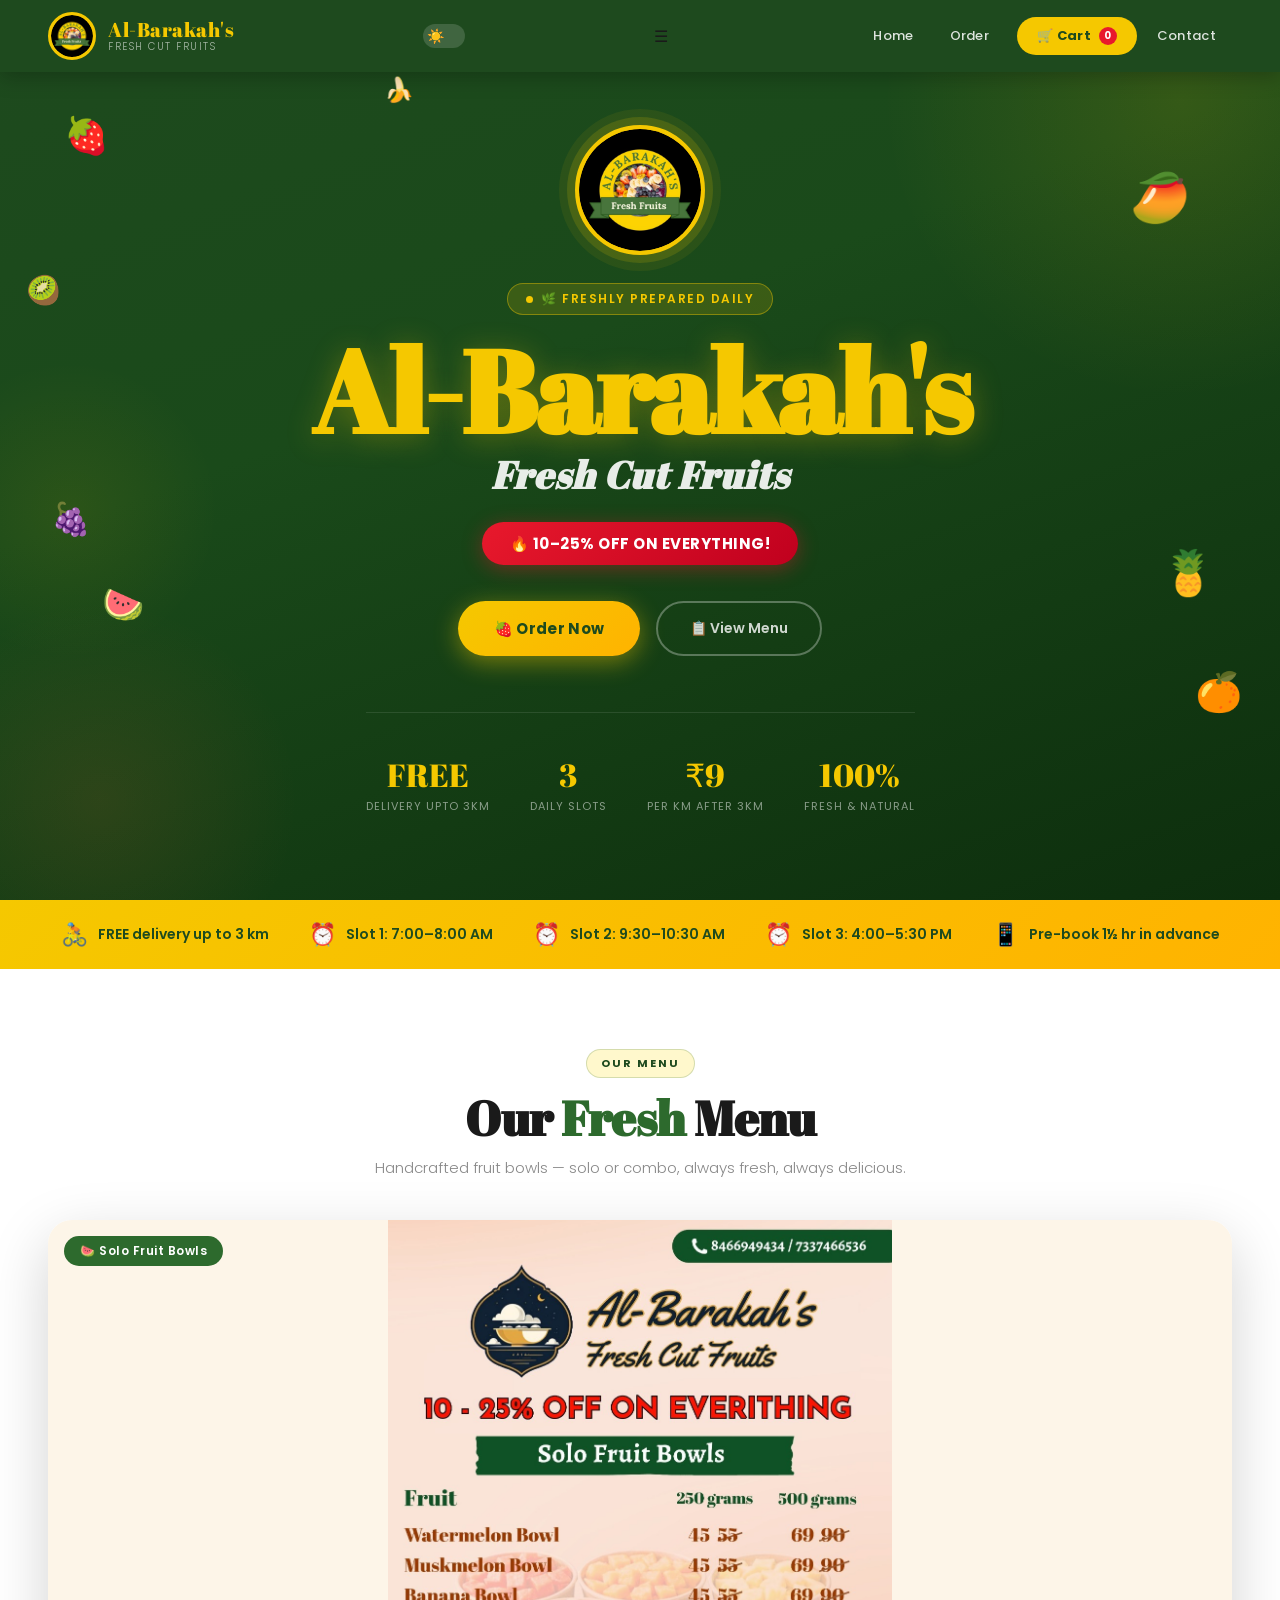
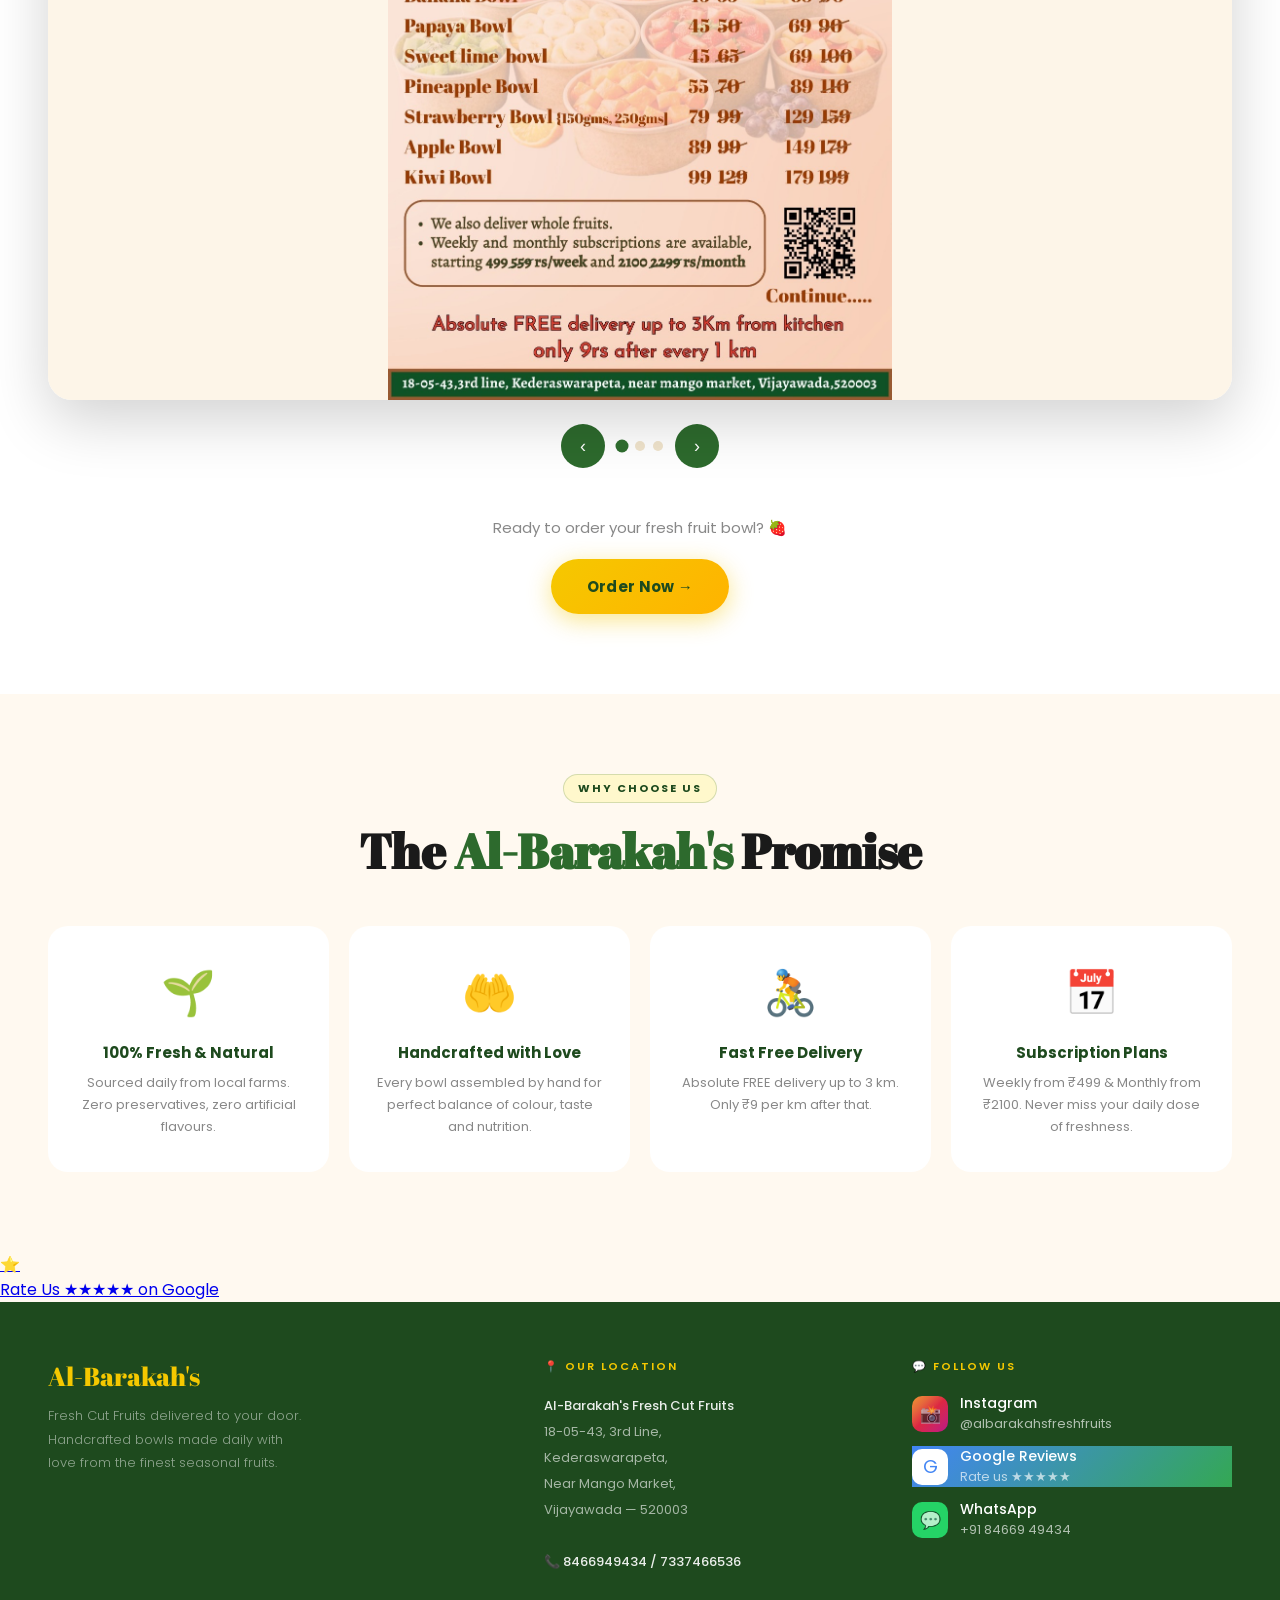
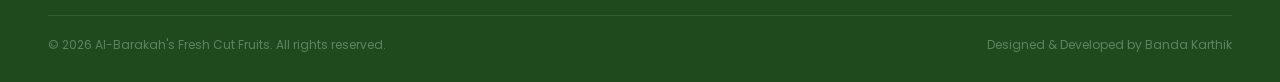
<file: index.html>
<!DOCTYPE html>
<html lang="en">

<head>
  <meta charset="UTF-8" />
  <meta name="viewport" content="width=device-width, initial-scale=1.0" />
  <title>Al-Barakah's Fresh Cut Fruits</title>
  <link rel="stylesheet" href="shared.css" />
  <!-- Favicon -->
  <link rel="icon" href="favicon.ico" sizes="any">
  <link rel="icon" type="image/png" sizes="32x32" href="favicon-32.png">
  <link rel="icon" type="image/png" sizes="192x192" href="favicon-192.png">
  <link rel="apple-touch-icon" href="favicon-192.png">

  <script type="application/ld+json">
{
 "@context": "https://schema.org",
 "@type": "Organization",
 "name": "Al-Barakah's Fresh Cut Fruits",
 "url": "https://karthik291005.github.io/Al-Barakahs/",
 "logo": "https://karthik291005.github.io/Al-Barakahs/favicon-192.png",
 "sameAs": [
  "https://www.instagram.com/al_barakahs_fresh_fruits_"
 ]
}
</script>

  <!-- Logo for Google -->
  <meta property="og:image" content="/favicon-192.png">
  <style>
    /* ── HERO ── */
    .hero {
      min-height: 100vh;
      background: linear-gradient(160deg, var(--green-dark) 0%, #1a4a1a 40%, #0d2e0d 100%);
      display: flex;
      flex-direction: column;
      align-items: center;
      justify-content: center;
      text-align: center;
      padding: 100px 20px 60px;
      position: relative;
      overflow: hidden;
    }

    /* animated background circles */
    .hero-bg-circle {
      position: absolute;
      border-radius: 50%;
      pointer-events: none;
    }

    .hbc1 {
      width: 600px;
      height: 600px;
      background: radial-gradient(circle, rgba(245, 200, 0, 0.12) 0%, transparent 70%);
      top: -200px;
      right: -200px;
      animation: spin 30s linear infinite;
    }

    .hbc2 {
      width: 400px;
      height: 400px;
      background: radial-gradient(circle, rgba(255, 107, 53, 0.1) 0%, transparent 70%);
      bottom: -100px;
      left: -100px;
      animation: spin 20s linear infinite reverse;
    }

    .hbc3 {
      width: 300px;
      height: 300px;
      background: radial-gradient(circle, rgba(245, 200, 0, 0.08) 0%, transparent 70%);
      top: 40%;
      left: -80px;
    }

    /* floating fruits */
    .fruit {
      position: absolute;
      font-size: 42px;
      pointer-events: none;
      animation: float 5s ease-in-out infinite;
    }

    .fr1 {
      top: 12%;
      left: 5%;
      animation-delay: 0s;
      font-size: 36px
    }

    .fr2 {
      top: 18%;
      right: 7%;
      animation-delay: 0.8s;
      font-size: 48px
    }

    .fr3 {
      top: 55%;
      left: 4%;
      animation-delay: 1.6s;
      font-size: 32px
    }

    .fr4 {
      top: 60%;
      right: 5%;
      animation-delay: 2.4s;
      font-size: 44px
    }

    .fr5 {
      top: 30%;
      left: 2%;
      animation-delay: 3.2s;
      font-size: 28px
    }

    .fr6 {
      bottom: 20%;
      right: 3%;
      animation-delay: 1.2s;
      font-size: 38px
    }

    .fr7 {
      bottom: 30%;
      left: 8%;
      animation-delay: 2s;
      font-size: 34px
    }

    .fr8 {
      top: 8%;
      left: 30%;
      animation-delay: 0.4s;
      font-size: 24px
    }

    .hero-logo {
      width: 130px;
      height: 130px;
      border-radius: 50%;
      border: 4px solid var(--yellow);
      overflow: hidden;
      margin-bottom: 28px;
      box-shadow: 0 0 0 8px rgba(245, 200, 0, 0.15), 0 0 0 16px rgba(245, 200, 0, 0.07);
      animation: fadeUp 0.8s 0.1s ease both;
      background: var(--yellow);
      display: flex;
      align-items: center;
      justify-content: center;
      font-size: 50px;
    }

    .hero-logo img {
      width: 100%;
      height: 100%;
      object-fit: cover;
      border-radius: 50%;
    }

    .hero-tag {
      display: inline-flex;
      align-items: center;
      gap: 8px;
      background: rgba(245, 200, 0, 0.15);
      border: 1px solid rgba(245, 200, 0, 0.4);
      color: var(--yellow);
      padding: 6px 18px;
      border-radius: 100px;
      font-size: 12px;
      font-weight: 600;
      letter-spacing: 1.5px;
      text-transform: uppercase;
      margin-bottom: 24px;
      animation: fadeUp 0.8s 0.2s ease both;
    }

    .hero-tag::before {
      content: '';
      width: 7px;
      height: 7px;
      background: var(--yellow);
      border-radius: 50%;
      animation: pulse 1.5s infinite;
    }

    .hero-title {
      font-family: 'Abril Fatface', serif;
      font-size: clamp(52px, 9vw, 120px);
      color: var(--yellow);
      line-height: 0.9;
      letter-spacing: -2px;
      margin-bottom: 6px;
      animation: fadeUp 0.8s 0.3s ease both;
      text-shadow: 0 4px 30px rgba(245, 200, 0, 0.3);
    }

    .hero-title-sub {
      font-family: 'Abril Fatface', serif;
      font-size: clamp(20px, 3.5vw, 38px);
      color: rgba(255, 255, 255, 0.9);
      font-style: italic;
      letter-spacing: 1px;
      margin-bottom: 22px;
      animation: fadeUp 0.8s 0.4s ease both;
    }

    .hero-offer {
      display: inline-block;
      background: linear-gradient(135deg, var(--red), #c0001e);
      color: white;
      padding: 10px 28px;
      border-radius: 100px;
      font-size: 15px;
      font-weight: 700;
      letter-spacing: 0.5px;
      margin-bottom: 36px;
      animation: fadeUp 0.8s 0.5s ease both;
      box-shadow: 0 4px 20px rgba(232, 25, 44, 0.4);
    }

    .hero-actions {
      display: flex;
      gap: 16px;
      justify-content: center;
      flex-wrap: wrap;
      animation: fadeUp 0.8s 0.6s ease both;
    }

    .hero-stats {
      display: flex;
      gap: 40px;
      margin-top: 56px;
      padding-top: 40px;
      border-top: 1px solid rgba(255, 255, 255, 0.1);
      animation: fadeUp 0.8s 0.8s ease both;
      flex-wrap: wrap;
      justify-content: center;
    }

    .stat {
      text-align: center;
    }

    .stat-n {
      font-family: 'Abril Fatface', serif;
      font-size: 32px;
      color: var(--yellow);
    }

    .stat-l {
      font-size: 11px;
      color: rgba(255, 255, 255, 0.5);
      letter-spacing: 1px;
      text-transform: uppercase;
      margin-top: 2px;
    }

    /* ── DELIVERY BANNER ── */
    .delivery-banner {
      background: linear-gradient(135deg, var(--yellow), #FFB300);
      padding: 18px 48px;
      display: flex;
      align-items: center;
      justify-content: center;
      gap: 40px;
      flex-wrap: wrap;
    }

    .db-item {
      display: flex;
      align-items: center;
      gap: 10px;
      font-size: 14px;
      font-weight: 600;
      color: var(--green-dark);
    }

    .db-icon {
      font-size: 22px;
    }

    /* ── MENU SECTION ── */
    .menu-section {
      background: white;
      padding: 80px 48px;
    }

    .menu-section .section-header {
      text-align: center;
      margin-bottom: 40px;
    }

    .menu-scroll-wrapper {
      position: relative;
      overflow: hidden;
      border-radius: 24px;
      box-shadow: var(--shadow-lg);
    }

    .menu-scroll-track {
      display: flex;
      overflow-x: auto;
      scroll-snap-type: x mandatory;
      scroll-behavior: smooth;
      gap: 0;
      scrollbar-width: none;
      -ms-overflow-style: none;
    }

    .menu-scroll-track::-webkit-scrollbar {
      display: none;
    }

    .menu-slide {
      flex: 0 0 100%;
      scroll-snap-align: start;
      position: relative;
    }

    .menu-slide img {
      width: 100%;
      display: block;
      max-height: 780px;
      object-fit: contain;
      background: #fdf5e8;
    }

    .slide-label {
      position: absolute;
      top: 16px;
      left: 16px;
      background: var(--green);
      color: white;
      padding: 6px 16px;
      border-radius: 100px;
      font-size: 12px;
      font-weight: 600;
      letter-spacing: 0.5px;
    }

    .scroll-nav {
      display: flex;
      align-items: center;
      justify-content: center;
      gap: 12px;
      margin-top: 24px;
    }

    .scroll-btn {
      width: 44px;
      height: 44px;
      border-radius: 50%;
      background: var(--green);
      color: white;
      border: none;
      font-size: 18px;
      cursor: pointer;
      display: flex;
      align-items: center;
      justify-content: center;
      transition: background 0.2s, transform 0.2s;
    }

    .scroll-btn:hover {
      background: var(--green-dark);
      transform: scale(1.1);
    }

    .scroll-dots {
      display: flex;
      gap: 8px;
    }

    .dot {
      width: 10px;
      height: 10px;
      border-radius: 50%;
      background: var(--border);
      cursor: pointer;
      transition: background 0.2s, transform 0.2s;
    }

    .dot.active {
      background: var(--green);
      transform: scale(1.3);
    }

    .menu-cta {
      text-align: center;
      margin-top: 48px;
    }

    .menu-cta p {
      font-size: 15px;
      color: var(--ink-muted);
      margin-bottom: 20px;
    }

    /* ── WHY US ── */
    .why-section {
      background: var(--cream);
    }

    .why-grid {
      display: grid;
      grid-template-columns: repeat(4, 1fr);
      gap: 20px;
      margin-top: 48px;
    }

    .why-card {
      background: white;
      border-radius: 20px;
      padding: 32px 24px;
      border: 2px solid transparent;
      text-align: center;
      transition: border-color 0.3s, transform 0.3s, box-shadow 0.3s;
      cursor: default;
    }

    .why-card:hover {
      border-color: var(--yellow);
      transform: translateY(-6px);
      box-shadow: 0 16px 40px rgba(245, 200, 0, 0.15);
    }

    .why-icon {
      font-size: 44px;
      margin-bottom: 16px;
      display: block;
      animation: bounce 3s ease-in-out infinite;
    }

    .why-card:nth-child(2) .why-icon {
      animation-delay: 0.4s
    }

    .why-card:nth-child(3) .why-icon {
      animation-delay: 0.8s
    }

    .why-card:nth-child(4) .why-icon {
      animation-delay: 1.2s
    }

    .why-title {
      font-size: 15px;
      font-weight: 700;
      margin-bottom: 8px;
      color: var(--green-dark);
    }

    .why-desc {
      font-size: 13px;
      color: var(--ink-muted);
      line-height: 1.7;
    }

    @media(max-width:1024px) {
      .hero {
        padding: 90px 24px 60px;
      }

      .menu-section {
        padding: 60px 24px;
      }

      .why-grid {
        grid-template-columns: repeat(2, 1fr);
      }

      .delivery-banner {
        padding: 16px 24px;
        gap: 20px;
      }
    }

    @media(max-width:768px) {
      .hero {
        padding: 80px 20px 48px;
        min-height: auto;
      }

      .hero-logo {
        width: 100px;
        height: 100px;
      }

      .hero-stats {
        gap: 20px;
        margin-top: 36px;
        padding-top: 28px;
      }

      .stat-n {
        font-size: 26px;
      }

      .delivery-banner {
        flex-direction: column;
        gap: 12px;
        padding: 20px 16px;
        text-align: center;
      }

      .menu-section {
        padding: 48px 16px;
      }

      .why-grid {
        grid-template-columns: 1fr 1fr;
        gap: 14px;
      }

      .why-card {
        padding: 22px 16px;
      }

      .fr3,
      .fr4,
      .fr5,
      .fr7 {
        display: none;
      }
    }

    @media(max-width:480px) {
      .why-grid {
        grid-template-columns: 1fr;
      }

      .hero-stats {
        flex-direction: column;
        gap: 16px;
      }

      .hero-actions {
        flex-direction: column;
        align-items: center;
      }

      .hero-actions a {
        width: 100%;
        max-width: 280px;
        justify-content: center;
      }
    }

    /* Install App Button */
    .install-btn {
      display: none;
      align-items: center;
      gap: 7px;
      background: linear-gradient(135deg, var(--yellow), #FFB300);
      color: var(--green-dark);
      padding: 8px 16px;
      border-radius: 100px;
      font-size: 12px;
      font-weight: 700;
      border: none;
      cursor: pointer;
      font-family: 'Poppins', sans-serif;
      letter-spacing: 0.3px;
      transition: transform 0.2s, box-shadow 0.2s;
      box-shadow: 0 4px 14px rgba(245, 200, 0, 0.4);
      white-space: nowrap;
      flex-shrink: 0;
      animation: installPulse 2.5s ease-in-out infinite;
    }

    .install-btn.show {
      display: flex;
    }

    .install-btn:hover {
      transform: translateY(-2px);
      box-shadow: 0 8px 20px rgba(245, 200, 0, 0.55);
    }

    @keyframes installPulse {

      0%,
      100% {
        box-shadow: 0 4px 14px rgba(245, 200, 0, 0.4);
      }

      50% {
        box-shadow: 0 4px 24px rgba(245, 200, 0, 0.75);
      }
    }

    /* iOS Install Banner */
    .ios-banner {
      display: none;
      position: fixed;
      bottom: 20px;
      left: 16px;
      right: 16px;
      background: var(--green-dark);
      color: white;
      border-radius: 18px;
      padding: 16px 18px;
      z-index: 9999;
      box-shadow: 0 12px 40px rgba(0, 0, 0, 0.4);
      animation: fadeUp 0.4s ease;
      border: 1.5px solid rgba(245, 200, 0, 0.3);
    }

    .ios-banner.show {
      display: flex;
      align-items: flex-start;
      gap: 14px;
    }

    .ios-banner-icon {
      font-size: 32px;
      flex-shrink: 0;
      margin-top: 2px;
    }

    .ios-banner-text {
      flex: 1;
      font-size: 13px;
      line-height: 1.7;
      color: rgba(255, 255, 255, 0.85);
    }

    .ios-banner-text strong {
      color: var(--yellow);
      font-size: 14px;
      display: block;
      margin-bottom: 2px;
    }

    .ios-banner-close {
      background: rgba(255, 255, 255, 0.15);
      border: none;
      color: white;
      width: 28px;
      height: 28px;
      border-radius: 50%;
      font-size: 14px;
      cursor: pointer;
      display: flex;
      align-items: center;
      justify-content: center;
      flex-shrink: 0;
    }
  </style>
  <link rel="manifest" href="manifest.json" />
  <meta name="theme-color" content="#1E4A1E" />
  <meta name="apple-mobile-web-app-capable" content="yes" />
  <meta name="apple-mobile-web-app-status-bar-style" content="black-translucent" />
  <meta name="apple-mobile-web-app-title" content="Al-Barakah's" />
  <link rel="apple-touch-icon" href="logo.jpg.jpeg" />
</head>

<body>

  <!-- NAVBAR -->
  <nav>
    <a href="index.html" class="brand">
      <div class="brand-logo">
        <img src="logo.jpg.jpeg" alt="logo" onerror="this.style.display='none';this.parentElement.innerHTML='🍉'" />
      </div>
      <div class="brand-name">
        Al-Barakah's
        <small>Fresh Cut Fruits</small>
      </div>
    </a>

    <!-- Dark Mode Toggle -->
    <button class="dark-toggle" id="darkToggle" onclick="toggleDark()" title="Toggle Dark Mode"></button>

    <!-- Install App Button -->
    <button class="install-btn" id="installBtn" onclick="installApp()">
      📲 Install App
    </button>

    <!-- Hamburger -->
    <div class="hamburger" onclick="toggleMenu()">
      ☰
    </div>

    <!-- Nav links -->
    <div class="nav-links" id="navLinks">
      <a href="index.html">Home</a>
      <a href="order.html">Order</a>
      <a href="cart.html" class="cart-nav-btn">🛒 Cart <span class="cart-badge" id="cartCount">0</span></a>

      <a href="contact.html">Contact</a>
    </div>
  </nav>

  <!-- iOS Install Banner -->
  <div class="ios-banner" id="iosBanner">
    <div class="ios-banner-icon">🍉</div>
    <div class="ios-banner-text">
      <strong>Install Al-Barakah's App!</strong>
      Tap <strong style="color:white">Share 📤</strong> then <strong style="color:white">"Add to Home Screen"</strong>
      to install the app on your iPhone.
    </div>
    <button class="ios-banner-close" onclick="document.getElementById('iosBanner').classList.remove('show')">✕</button>
  </div>

  <!-- HERO -->
  <section class="hero">
    <div class="hero-bg-circle hbc1"></div>
    <div class="hero-bg-circle hbc2"></div>
    <div class="hero-bg-circle hbc3"></div>

    <span class="fruit fr1">🍓</span>
    <span class="fruit fr2">🥭</span>
    <span class="fruit fr3">🍇</span>
    <span class="fruit fr4">🍍</span>
    <span class="fruit fr5">🥝</span>
    <span class="fruit fr6">🍊</span>
    <span class="fruit fr7">🍉</span>
    <span class="fruit fr8">🍌</span>

    <div class="hero-logo">
      <img src="logo.jpg.jpeg" alt="logo" onerror="this.style.display='none';this.parentElement.innerHTML='🍉'" />
    </div>

    <div class="hero-tag">🌿 Freshly Prepared Daily</div>

    <h1 class="hero-title">Al-Barakah's</h1>
    <h2 class="hero-title-sub">Fresh Cut Fruits</h2>

    <div class="hero-offer">🔥 10–25% OFF ON EVERYTHING!</div>

    <div class="hero-actions">
      <a href="order.html" class="btn-main">🍓 Order Now</a>
      <a href="#menu" class="btn-outline" style="color:rgba(255,255,255,0.8);border-color:rgba(255,255,255,0.3);">📋
        View Menu</a>
    </div>

    <div class="hero-stats">
      <div class="stat">
        <div class="stat-n">FREE</div>
        <div class="stat-l">Delivery upto 3km</div>
      </div>
      <div class="stat">
        <div class="stat-n">3</div>
        <div class="stat-l">Daily Slots</div>
      </div>
      <div class="stat">
        <div class="stat-n">₹9</div>
        <div class="stat-l">Per km after 3km</div>
      </div>
      <div class="stat">
        <div class="stat-n">100%</div>
        <div class="stat-l">Fresh & Natural</div>
      </div>
    </div>
  </section>

  <!-- DELIVERY BANNER -->
  <div class="delivery-banner">
    <div class="db-item"><span class="db-icon">🚴</span> FREE delivery up to 3 km</div>
    <div class="db-item"><span class="db-icon">⏰</span> Slot 1: 7:00–8:00 AM</div>
    <div class="db-item"><span class="db-icon">⏰</span> Slot 2: 9:30–10:30 AM</div>
    <div class="db-item"><span class="db-icon">⏰</span> Slot 3: 4:00–5:30 PM</div>
    <div class="db-item"><span class="db-icon">📱</span> Pre-book 1½ hr in advance</div>
  </div>

  <!-- MENU SECTION -->
  <section class="menu-section reveal" id="menu">
    <div class="section-header">
      <div class="section-tag">Our Menu</div>
      <h2 class="section-title">Our <span>Fresh</span> Menu</h2>
      <p class="section-sub">Handcrafted fruit bowls — solo or combo, always fresh, always delicious.</p>
    </div>

    <div class="menu-scroll-wrapper">
      <div class="menu-scroll-track" id="menuTrack">
        <div class="menu-slide">
          <span class="slide-label">🍉 Solo Fruit Bowls</span>
          <img src="solo menu.jpg.png" alt="Solo Fruit Bowls Menu" />
        </div>
        <div class="menu-slide">
          <span class="slide-label">🥗 Special Combo Bowls</span>
          <img src="mix menu.jpg.png" alt="Special Combo Bowls Menu" />
        </div>
        <div class="menu-slide">
          <span class="slide-label">📋 Delivery Criteria</span>
          <img src="delivery criteria.jpg.png" alt="Delivery Criteria" />
        </div>
      </div>
    </div>

    <div class="scroll-nav">
      <button class="scroll-btn" id="prevBtn">‹</button>
      <div class="scroll-dots" id="dots">
        <div class="dot active" onclick="goToSlide(0)"></div>
        <div class="dot" onclick="goToSlide(1)"></div>
        <div class="dot" onclick="goToSlide(2)"></div>
      </div>
      <button class="scroll-btn" id="nextBtn">›</button>
    </div>

    <div class="menu-cta">
      <p>Ready to order your fresh fruit bowl? 🍓</p>
      <a href="order.html" class="btn-main">Order Now →</a>
    </div>
  </section>

  <!-- WHY US -->
  <section class="section why-section reveal">
    <div style="text-align:center;margin-bottom:8px">
      <div class="section-tag">Why Choose Us</div>
    </div>
    <h2 class="section-title" style="text-align:center">The <span>Al-Barakah's</span> Promise</h2>
    <div class="why-grid">
      <div class="why-card reveal d1">
        <span class="why-icon">🌱</span>
        <div class="why-title">100% Fresh & Natural</div>
        <div class="why-desc">Sourced daily from local farms. Zero preservatives, zero artificial flavours.</div>
      </div>
      <div class="why-card reveal d2">
        <span class="why-icon">🤲</span>
        <div class="why-title">Handcrafted with Love</div>
        <div class="why-desc">Every bowl assembled by hand for perfect balance of colour, taste and nutrition.</div>
      </div>
      <div class="why-card reveal d3">
        <span class="why-icon">🚴</span>
        <div class="why-title">Fast Free Delivery</div>
        <div class="why-desc">Absolute FREE delivery up to 3 km. Only ₹9 per km after that.</div>
      </div>
      <div class="why-card reveal d4">
        <span class="why-icon">📅</span>
        <div class="why-title">Subscription Plans</div>
        <div class="why-desc">Weekly from ₹499 & Monthly from ₹2100. Never miss your daily dose of freshness.</div>
      </div>
    </div>
  </section>

  <!-- FOOTER -->

  <!-- GOOGLE REVIEW FLOATING BUTTON -->
  <a class="review-fab" href="https://g.page/r/CUQO1oCaW4juEBI/review" target="_blank" rel="noopener"
    title="Rate us on Google">
    <div class="rfab-logo">⭐</div>
    <div class="rfab-text">
      Rate Us
      <span class="rfab-stars">★★★★★</span>
      <span class="rfab-label">on Google</span>
    </div>
  </a>

  <footer>
    <div class="footer-grid">
      <div class="footer-brand">
        <div class="f-logo">Al-Barakah's</div>
        <p>Fresh Cut Fruits delivered to your door. Handcrafted bowls made daily with love from the finest seasonal
          fruits.</p>
      </div>
      <div class="footer-col">
        <h4>📍 Our Location</h4>
        <div class="address-lines">
          <strong>Al-Barakah's Fresh Cut Fruits</strong><br />
          18-05-43, 3rd Line,<br />
          Kederaswarapeta,<br />
          Near Mango Market,<br />
          Vijayawada — 520003<br /><br />
          <strong>📞 8466949434 / 7337466536</strong>
        </div>
      </div>
      <div class="footer-col">
        <h4>💬 Follow Us</h4>
        <div class="social-list">
          <a href="https://www.instagram.com/al_barakahs_fresh_fruits_?igsh=ZjluM2U1aTc2aDRm" class="social-item"
            target="_blank">
            <div class="sicon ig">📸</div>
            <div>
              <div style="color:white;font-size:14px;font-weight:500">Instagram</div>
              <div>@albarakahsfreshfruits</div>
            </div>
          </a>

          <a href="https://g.page/r/CUQO1oCaW4juEBI/review" target="_blank" rel="noopener" class="social-item"
            style="background:linear-gradient(135deg,#4285F4,#34A853)">
            <div class="sicon" style="background:white;color:#4285F4;font-size:18px;">G</div>
            <div>
              <div style="color:white;font-size:14px;font-weight:500">Google Reviews</div>
              <div>Rate us ★★★★★</div>
            </div>
          </a>
          <a href="https://wa.me/918466949434" class="social-item" target="_blank">
            <div class="sicon wa">💬</div>
            <div>
              <div style="color:white;font-size:14px;font-weight:500">WhatsApp</div>
              <div>+91 84669 49434</div>
            </div>
          </a>
        </div>
      </div>
    </div>
    <div class="footer-bottom">
      <p>© 2026 Al-Barakah's Fresh Cut Fruits. All rights reserved.</p>
      <p>Designed &amp; Developed by Banda Karthik</p>
    </div>
  </footer>

  <script>
    // Cart count from localStorage
    function updateCartCount() {
      const cart = JSON.parse(localStorage.getItem('albarakahCart') || '[]');
      const total = cart.reduce((s, i) => s + i.qty, 0);
      document.getElementById('cartCount').textContent = total;
    }
    updateCartCount();

    // Menu slider
    let current = 0;
    const track = document.getElementById('menuTrack');
    const dots = document.querySelectorAll('.dot');
    const slides = document.querySelectorAll('.menu-slide');

    function goToSlide(n) {
      current = n;
      track.scrollTo({ left: track.offsetWidth * n, behavior: 'smooth' });
      dots.forEach((d, i) => d.classList.toggle('active', i === n));
    }

    document.getElementById('nextBtn').addEventListener('click', () => goToSlide((current + 1) % slides.length));
    document.getElementById('prevBtn').addEventListener('click', () => goToSlide((current - 1 + slides.length) % slides.length));

    // Auto-advance
    setInterval(() => goToSlide((current + 1) % slides.length), 5000);

    // Scroll reveal
    const revEls = document.querySelectorAll('.reveal');
    const revObs = new IntersectionObserver(entries => {
      entries.forEach(e => { if (e.isIntersecting) e.target.classList.add('visible'); });
    }, { threshold: 0.08 });
    revEls.forEach(r => revObs.observe(r));
  </script>
  <script>

    // ── DARK MODE ──
    function toggleDark() {
      document.body.classList.toggle('dark');
      localStorage.setItem('darkMode', document.body.classList.contains('dark') ? '1' : '0');
    }
    if (localStorage.getItem('darkMode') === '1') document.body.classList.add('dark');

    function toggleMenu() {
      document.getElementById("navLinks").classList.toggle("show");
    }


    // ── PWA Install Logic ──
    let deferredPrompt = null;

    // Android / Desktop — browser fires this event
    window.addEventListener('beforeinstallprompt', (e) => {
      e.preventDefault();
      deferredPrompt = e;
      document.getElementById('installBtn').classList.add('show');
    });

    function installApp() {
      if (deferredPrompt) {
        // Android / Desktop — show native install prompt
        deferredPrompt.prompt();
        deferredPrompt.userChoice.then((result) => {
          if (result.outcome === 'accepted') {
            document.getElementById('installBtn').classList.remove('show');
          }
          deferredPrompt = null;
        });
      } else {
        // iOS — show manual instructions banner
        document.getElementById('iosBanner').classList.add('show');
      }
    }

    // Show install btn on iOS too (since beforeinstallprompt doesn't fire on iOS)
    const isIos = /iphone|ipad|ipod/i.test(navigator.userAgent);
    const isInStandaloneMode = window.navigator.standalone;
    if (isIos && !isInStandaloneMode) {
      document.getElementById('installBtn').classList.add('show');
    }

    // Hide install button after app is installed
    window.addEventListener('appinstalled', () => {
      document.getElementById('installBtn').classList.remove('show');
      deferredPrompt = null;
    });

    // Register Service Worker
    if ('serviceWorker' in navigator) {
      navigator.serviceWorker.register('sw.js').catch(() => { });
    }

  </script>
</body>

</html>
</file>
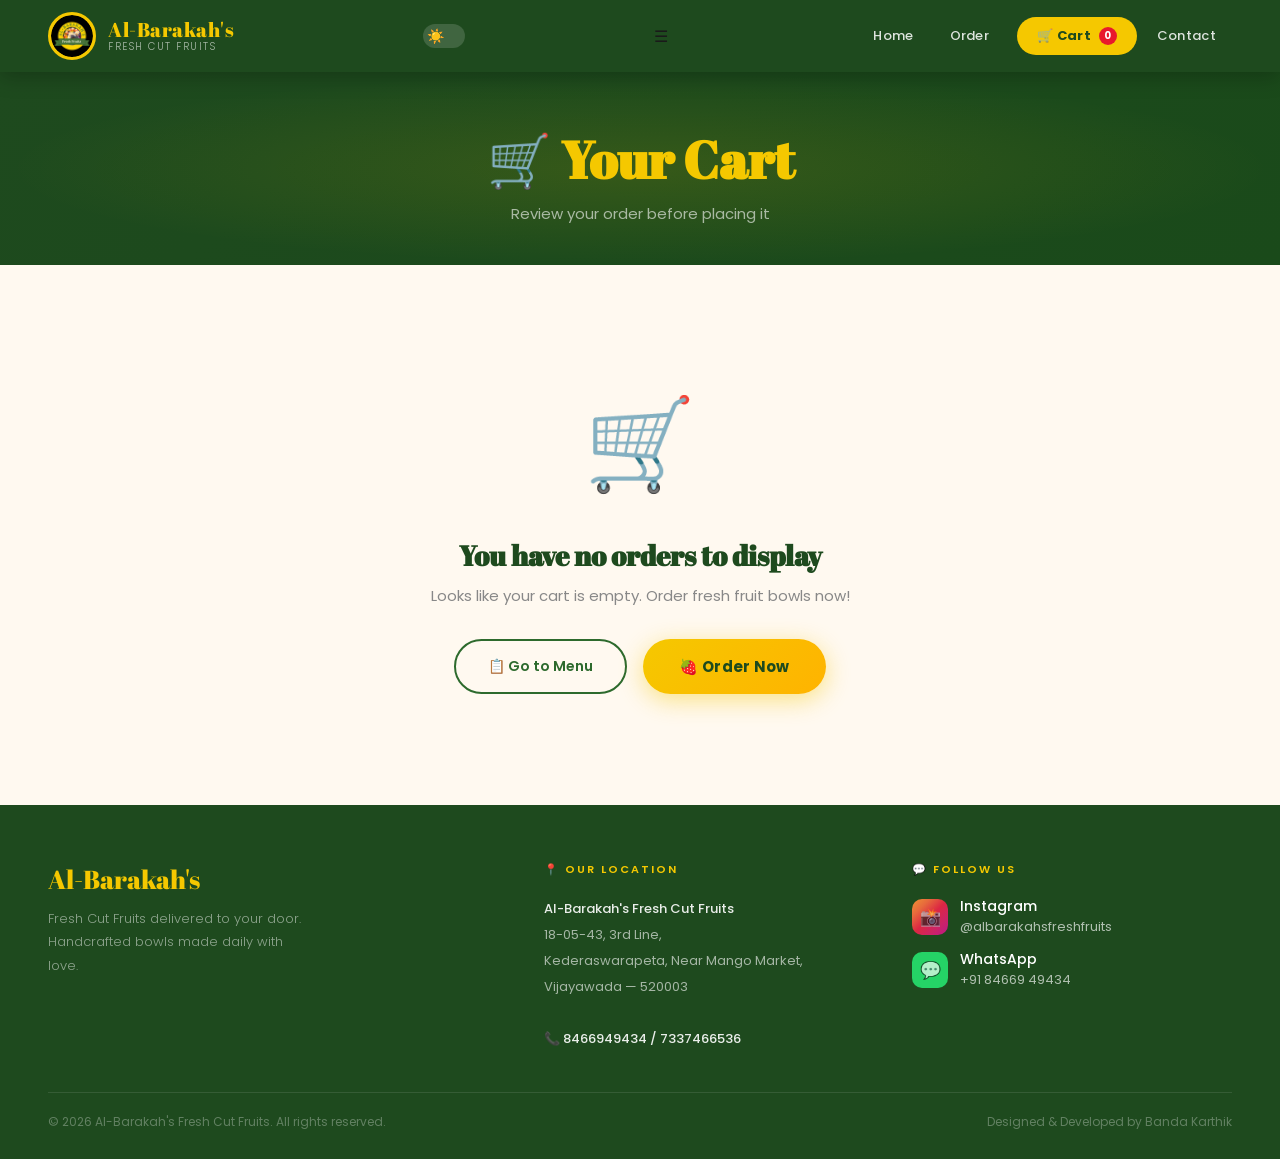
<file: cart.html>
<!DOCTYPE html>
<html lang="en">

<head>
  <meta charset="UTF-8" />
  <meta name="viewport" content="width=device-width, initial-scale=1.0" />
  <title>Cart — Al-Barakah's Fresh Cut Fruits</title>
  <link rel="stylesheet" href="shared.css" />
  <!-- Favicon -->
  <link rel="icon" href="favicon.ico" sizes="any">
  <link rel="icon" type="image/png" sizes="32x32" href="favicon-32.png">
  <link rel="icon" type="image/png" sizes="192x192" href="favicon-192.png">
  <link rel="apple-touch-icon" href="favicon-192.png">

  <!-- Logo for Google -->
  <meta property="og:image" content="/favicon-192.png">
  <style>
    body {
      padding-top: 72px;
    }

    .page-hero {
      background: linear-gradient(135deg, var(--green-dark), #1a4a1a);
      padding: 52px 48px 40px;
      text-align: center;
      position: relative;
      overflow: hidden;
    }

    .page-hero::before {
      content: '';
      position: absolute;
      inset: 0;
      background: radial-gradient(ellipse at 50% 50%, rgba(245, 200, 0, 0.12) 0%, transparent 70%);
    }

    .page-hero h1 {
      font-family: 'Abril Fatface', serif;
      font-size: clamp(32px, 5vw, 52px);
      color: var(--yellow);
      position: relative;
      z-index: 1;
      margin-bottom: 8px;
    }

    .page-hero p {
      color: rgba(255, 255, 255, 0.6);
      font-size: 15px;
      position: relative;
      z-index: 1;
    }

    /* ── EMPTY STATE ── */
    .empty-state {
      display: flex;
      flex-direction: column;
      align-items: center;
      justify-content: center;
      padding: 100px 40px;
      text-align: center;
      min-height: 60vh;
    }

    .empty-icon {
      font-size: 90px;
      margin-bottom: 24px;
      animation: bounce 2s ease-in-out infinite;
    }

    .empty-state h2 {
      font-family: 'Abril Fatface', serif;
      font-size: 28px;
      color: var(--green-dark);
      margin-bottom: 10px;
    }

    .empty-state p {
      color: var(--ink-muted);
      margin-bottom: 32px;
      font-size: 15px;
    }

    .empty-btns {
      display: flex;
      gap: 16px;
      flex-wrap: wrap;
      justify-content: center;
    }

    /* ── CART LAYOUT ── */
    .cart-layout {
      display: grid;
      grid-template-columns: 1fr 350px;
      gap: 32px;
      padding: 48px;
      max-width: 1200px;
      margin: 0 auto;
    }

    /* Cart items */
    .cart-items-col h2 {
      font-family: 'Abril Fatface', serif;
      font-size: 24px;
      color: var(--green-dark);
      margin-bottom: 24px;
    }

    .cart-item {
      background: white;
      border-radius: 18px;
      padding: 20px;
      display: flex;
      align-items: center;
      gap: 16px;
      border: 2px solid var(--border);
      margin-bottom: 16px;
      transition: border-color 0.2s;
    }

    .cart-item:hover {
      border-color: var(--yellow);
    }

    .ci-emoji {
      font-size: 40px;
      width: 60px;
      height: 60px;
      border-radius: 14px;
      background: var(--cream);
      display: flex;
      align-items: center;
      justify-content: center;
      flex-shrink: 0;
    }

    .ci-info {
      flex: 1;
    }

    .ci-name {
      font-size: 15px;
      font-weight: 700;
      color: var(--green-dark);
    }

    .ci-size {
      font-size: 12px;
      color: var(--ink-muted);
      margin-top: 2px;
    }

    .ci-price {
      font-family: 'Abril Fatface', serif;
      font-size: 18px;
      color: var(--ink);
      margin-top: 4px;
    }

    .ci-controls {
      display: flex;
      align-items: center;
      gap: 10px;
    }

    .cq-btn {
      width: 32px;
      height: 32px;
      border-radius: 50%;
      border: 2px solid var(--green);
      background: transparent;
      color: var(--green);
      font-size: 16px;
      font-weight: 700;
      cursor: pointer;
      display: flex;
      align-items: center;
      justify-content: center;
      transition: all 0.2s;
    }

    .cq-btn:hover {
      background: var(--green);
      color: white;
    }

    .cq-num {
      font-size: 15px;
      font-weight: 700;
      min-width: 24px;
      text-align: center;
    }

    .ci-delete {
      width: 32px;
      height: 32px;
      border-radius: 50%;
      border: none;
      background: var(--cream);
      color: #cc0000;
      font-size: 16px;
      cursor: pointer;
      transition: background 0.2s;
      display: flex;
      align-items: center;
      justify-content: center;
    }

    .ci-delete:hover {
      background: #ffe0e0;
    }

    /* Order summary */
    .summary-col {
      position: sticky;
      top: 90px;
      align-self: start;
    }

    .summary-box {
      background: white;
      border-radius: 22px;
      padding: 28px;
      border: 2px solid var(--border);
      margin-bottom: 20px;
    }

    .summary-box h3 {
      font-family: 'Abril Fatface', serif;
      font-size: 20px;
      color: var(--green-dark);
      margin-bottom: 20px;
    }

    .summary-row {
      display: flex;
      justify-content: space-between;
      align-items: center;
      padding: 10px 0;
      border-bottom: 1px solid var(--border);
      font-size: 14px;
    }

    .summary-row:last-child {
      border-bottom: none;
    }

    .summary-row.total {
      font-size: 18px;
      font-weight: 700;
      color: var(--green-dark);
      padding-top: 14px;
    }

    .delivery-note {
      background: var(--green-light);
      border-radius: 12px;
      padding: 12px 14px;
      font-size: 12px;
      color: var(--green-dark);
      margin-top: 14px;
      line-height: 1.6;
    }

    /* ── PAYMENT MODAL ── */
    .modal-overlay {
      display: none;
      position: fixed;
      inset: 0;
      z-index: 2000;
      background: rgba(0, 0, 0, 0.6);
      backdrop-filter: blur(4px);
      align-items: center;
      justify-content: center;
      padding: 20px;
    }

    .modal-overlay.open {
      display: flex;
    }

    .modal {
      background: white;
      border-radius: 28px;
      width: 100%;
      max-width: 540px;
      max-height: 90vh;
      overflow-y: auto;
      box-shadow: 0 24px 80px rgba(0, 0, 0, 0.3);
      animation: fadeUp 0.4s ease;
    }

    .modal-header {
      background: linear-gradient(135deg, var(--green-dark), #1a4a1a);
      padding: 28px 32px;
      border-radius: 28px 28px 0 0;
      position: sticky;
      top: 0;
      z-index: 1;
    }

    .modal-header h2 {
      font-family: 'Abril Fatface', serif;
      font-size: 22px;
      color: var(--yellow);
    }

    .modal-header p {
      color: rgba(255, 255, 255, 0.6);
      font-size: 13px;
      margin-top: 4px;
    }

    .modal-close {
      position: absolute;
      top: 20px;
      right: 20px;
      background: rgba(255, 255, 255, 0.15);
      border: none;
      color: white;
      width: 32px;
      height: 32px;
      border-radius: 50%;
      font-size: 18px;
      cursor: pointer;
      display: flex;
      align-items: center;
      justify-content: center;
    }

    .modal-body {
      padding: 28px 32px;
    }

    .note-box {
      background: var(--yellow-light);
      border: 1px solid rgba(245, 200, 0, 0.4);
      border-radius: 12px;
      padding: 14px 16px;
      margin-bottom: 24px;
      font-size: 13px;
      color: var(--green-dark);
      line-height: 1.7;
    }

    .note-box strong {
      font-weight: 700;
    }

    .form-group {
      margin-bottom: 20px;
    }

    .form-group label {
      display: block;
      font-size: 12px;
      font-weight: 700;
      color: var(--green-dark);
      letter-spacing: 0.5px;
      text-transform: uppercase;
      margin-bottom: 8px;
    }

    .form-group input,
    .form-group textarea,
    .form-group select {
      width: 100%;
      padding: 12px 16px;
      border-radius: 12px;
      border: 2px solid var(--border);
      font-size: 14px;
      font-family: 'Poppins', sans-serif;
      color: var(--ink);
      background: var(--cream);
      outline: none;
      transition: border-color 0.2s;
    }

    .form-group input:focus,
    .form-group textarea:focus,
    .form-group select:focus {
      border-color: var(--green);
      background: white;
    }

    .form-group textarea {
      resize: vertical;
      min-height: 80px;
    }

    .payment-opts {
      display: flex;
      gap: 12px;
    }

    .pay-opt {
      flex: 1;
      padding: 14px;
      border-radius: 12px;
      border: 2px solid var(--border);
      text-align: center;
      cursor: pointer;
      transition: all 0.2s;
      background: white;
    }

    .pay-opt:hover {
      border-color: var(--green);
    }

    .pay-opt.selected {
      border-color: var(--green);
      background: var(--green-light);
    }

    .pay-opt .po-icon {
      font-size: 24px;
      display: block;
      margin-bottom: 4px;
    }

    .pay-opt .po-label {
      font-size: 13px;
      font-weight: 600;
      color: var(--green-dark);
    }

    .order-summary-mini {
      background: var(--cream);
      border-radius: 12px;
      padding: 16px;
      margin-bottom: 20px;
    }

    .order-summary-mini h4 {
      font-size: 12px;
      font-weight: 700;
      color: var(--green-dark);
      letter-spacing: 0.5px;
      text-transform: uppercase;
      margin-bottom: 12px;
    }

    .osm-item {
      display: flex;
      justify-content: space-between;
      font-size: 13px;
      padding: 4px 0;
    }

    .osm-total {
      display: flex;
      justify-content: space-between;
      font-size: 15px;
      font-weight: 700;
      color: var(--green-dark);
      padding-top: 10px;
      border-top: 1px solid var(--border);
      margin-top: 8px;
    }

    .buy-now-btn {
      width: 100%;
      padding: 18px;
      background: linear-gradient(135deg, #25D366, #1a9e4a);
      color: white;
      border: none;
      border-radius: 14px;
      font-size: 16px;
      font-weight: 700;
      cursor: pointer;
      font-family: 'Poppins', sans-serif;
      display: flex;
      align-items: center;
      justify-content: center;
      gap: 10px;
      transition: transform 0.2s, box-shadow 0.2s;
      box-shadow: 0 6px 24px rgba(37, 211, 102, 0.4);
    }

    .buy-now-btn:hover {
      transform: translateY(-2px);
      box-shadow: 0 10px 32px rgba(37, 211, 102, 0.5);
    }

    /* ── UPI MODAL ── */
    .upi-modal-overlay {
      display: none;
      position: fixed;
      inset: 0;
      z-index: 3000;
      background: rgba(0, 0, 0, 0.65);
      backdrop-filter: blur(4px);
      align-items: center;
      justify-content: center;
      padding: 20px;
    }

    .upi-modal-overlay.open {
      display: flex;
    }

    .upi-modal {
      background: white;
      border-radius: 28px;
      width: 100%;
      max-width: 440px;
      box-shadow: 0 24px 80px rgba(0, 0, 0, 0.3);
      animation: fadeUp 0.35s ease;
      overflow: hidden;
    }

    .upi-header {
      background: linear-gradient(135deg, #1a1a2e, #16213e);
      padding: 24px 28px;
      text-align: center;
    }

    .upi-header h3 {
      font-family: 'Abril Fatface', serif;
      font-size: 20px;
      color: var(--yellow);
      margin-bottom: 4px;
    }

    .upi-header p {
      font-size: 13px;
      color: rgba(255, 255, 255, 0.55);
    }

    .upi-amount {
      font-family: 'Abril Fatface', serif;
      font-size: 32px;
      color: white;
      margin: 10px 0 4px;
    }

    .upi-id-display {
      font-size: 12px;
      color: rgba(255, 255, 255, 0.45);
      font-family: 'Poppins', sans-serif;
    }

    /* Tabs */
    .upi-tabs {
      display: flex;
      border-bottom: 2px solid var(--border);
    }

    .upi-tab {
      flex: 1;
      padding: 14px;
      text-align: center;
      font-size: 13px;
      font-weight: 700;
      color: var(--ink-muted);
      cursor: pointer;
      border: none;
      background: white;
      font-family: 'Poppins', sans-serif;
      transition: all 0.2s;
      border-bottom: 3px solid transparent;
      margin-bottom: -2px;
    }

    .upi-tab.active {
      color: var(--green-dark);
      border-bottom-color: var(--green);
    }

    /* Apps tab */
    .upi-tab-panel {
      display: none;
    }

    .upi-tab-panel.active {
      display: block;
    }

    /* Detecting state */
    .upi-detecting {
      padding: 28px;
      text-align: center;
    }

    .upi-detecting .detect-spinner {
      font-size: 36px;
      display: block;
      margin-bottom: 12px;
      animation: spin 1s linear infinite;
    }

    .upi-detecting p {
      font-size: 13px;
      color: var(--ink-muted);
    }

    @keyframes spin {
      from {
        transform: rotate(0deg);
      }

      to {
        transform: rotate(360deg);
      }
    }

    /* Apps grid */
    .upi-apps {
      padding: 20px;
      display: grid;
      grid-template-columns: 1fr 1fr;
      gap: 12px;
    }

    .upi-app-btn {
      display: flex;
      flex-direction: column;
      align-items: center;
      gap: 8px;
      padding: 16px 12px;
      border-radius: 16px;
      border: 2px solid var(--border);
      cursor: pointer;
      transition: all 0.2s;
      background: white;
      text-decoration: none;
      position: relative;
    }

    .upi-app-btn:hover {
      border-color: var(--green);
      transform: translateY(-2px);
      box-shadow: 0 8px 24px rgba(0, 0, 0, 0.1);
    }

    .upi-app-btn.installed {
      border-color: rgba(45, 106, 45, 0.3);
      background: #f8fff8;
    }

    .upi-app-btn.installed::after {
      content: '✓';
      position: absolute;
      top: 8px;
      right: 10px;
      font-size: 11px;
      font-weight: 700;
      color: var(--green);
    }

    .upi-app-btn.not-installed {
      opacity: 0.45;
      filter: grayscale(0.6);
    }

    .upi-app-btn.not-installed::after {
      content: 'Not found';
      position: absolute;
      top: 6px;
      right: 6px;
      font-size: 9px;
      font-weight: 600;
      color: #999;
      background: #f0f0f0;
      padding: 2px 5px;
      border-radius: 6px;
    }

    .upi-app-logo {
      width: 52px;
      height: 52px;
      object-fit: contain;
      border-radius: 12px;
    }

    .upi-app-name {
      font-size: 13px;
      font-weight: 700;
      color: var(--ink);
    }

    .upi-app-desc {
      font-size: 10px;
      color: var(--ink-muted);
      text-align: center;
    }

    .upi-any-btn {
      margin: 4px 20px 16px;
      width: calc(100% - 40px);
      padding: 13px;
      background: var(--cream);
      border: 2px solid var(--border);
      border-radius: 14px;
      font-size: 14px;
      font-weight: 600;
      color: var(--ink);
      cursor: pointer;
      font-family: 'Poppins', sans-serif;
      transition: all 0.2s;
      display: flex;
      align-items: center;
      justify-content: center;
      gap: 8px;
    }

    .upi-any-btn:hover {
      border-color: var(--green);
      background: var(--green-light);
    }

    /* No apps found */
    .upi-no-apps {
      padding: 24px 20px;
      text-align: center;
    }

    .upi-no-apps p {
      font-size: 13px;
      color: var(--ink-muted);
      margin-bottom: 16px;
    }

    /* Scanner tab */
    .upi-scanner-tab {
      padding: 24px 28px;
      text-align: center;
    }

    .upi-scanner-tab img {
      width: 200px;
      height: 200px;
      object-fit: contain;
      border-radius: 16px;
      border: 2px solid var(--border);
      padding: 8px;
      background: white;
    }

    .upi-scanner-tab p {
      font-size: 12px;
      color: var(--ink-muted);
      margin-top: 12px;
      line-height: 1.6;
    }

    .upi-scanner-tab .upi-id-copy {
      display: inline-flex;
      align-items: center;
      gap: 8px;
      background: var(--cream);
      border: 1.5px solid var(--border);
      border-radius: 10px;
      padding: 8px 14px;
      margin-top: 12px;
      font-size: 13px;
      font-weight: 600;
      color: var(--green-dark);
      cursor: pointer;
      transition: all 0.2s;
    }

    .upi-scanner-tab .upi-id-copy:hover {
      border-color: var(--green);
      background: var(--green-light);
    }

    .upi-footer {
      padding: 0 20px 20px;
    }

    .upi-skip {
      width: 100%;
      padding: 12px;
      background: transparent;
      border: none;
      font-size: 13px;
      color: var(--ink-muted);
      cursor: pointer;
      font-family: 'Poppins', sans-serif;
      text-decoration: underline;
      margin-top: 4px;
    }

    /* Payment Confirmation Screen */
    .paid-overlay {
      display: none;
      position: fixed;
      inset: 0;
      z-index: 4000;
      background: rgba(0, 0, 0, 0.7);
      backdrop-filter: blur(6px);
      align-items: center;
      justify-content: center;
      padding: 20px;
    }

    .paid-overlay.open {
      display: flex;
    }

    .paid-modal {
      background: white;
      border-radius: 28px;
      width: 100%;
      max-width: 420px;
      box-shadow: 0 24px 80px rgba(0, 0, 0, 0.35);
      animation: fadeUp 0.35s ease;
      overflow: hidden;
      text-align: center;
    }

    .paid-header {
      background: linear-gradient(135deg, #1a4a1a, #0d2e0d);
      padding: 32px 28px 24px;
    }

    .paid-header .paid-icon {
      font-size: 56px;
      display: block;
      margin-bottom: 12px;
    }

    .paid-header h3 {
      font-family: 'Abril Fatface', serif;
      font-size: 22px;
      color: var(--yellow);
      margin-bottom: 6px;
    }

    .paid-header p {
      font-size: 13px;
      color: rgba(255, 255, 255, 0.6);
      line-height: 1.6;
    }

    .paid-body {
      padding: 24px 28px;
    }

    .paid-notice {
      background: #fff8e1;
      border: 1.5px solid #f5c800;
      border-radius: 14px;
      padding: 16px;
      margin-bottom: 20px;
      font-size: 13px;
      color: #5a4000;
      line-height: 1.8;
      text-align: left;
    }

    .paid-notice strong {
      color: #2D6A2D;
      font-weight: 700;
    }

    .paid-notice .notice-step {
      display: flex;
      align-items: flex-start;
      gap: 10px;
      margin-top: 8px;
    }

    .paid-notice .step-num {
      background: var(--green);
      color: white;
      border-radius: 50%;
      width: 20px;
      height: 20px;
      font-size: 11px;
      font-weight: 700;
      display: flex;
      align-items: center;
      justify-content: center;
      flex-shrink: 0;
      margin-top: 1px;
    }

    .paid-confirm-btn {
      width: 100%;
      padding: 18px;
      border-radius: 14px;
      border: none;
      background: linear-gradient(135deg, #25D366, #1a9e4a);
      color: white;
      font-size: 16px;
      font-weight: 700;
      cursor: pointer;
      font-family: 'Poppins', sans-serif;
      display: flex;
      align-items: center;
      justify-content: center;
      gap: 10px;
      box-shadow: 0 6px 24px rgba(37, 211, 102, 0.4);
      transition: transform 0.2s, box-shadow 0.2s;
      margin-bottom: 12px;
    }

    .paid-confirm-btn:hover {
      transform: translateY(-2px);
      box-shadow: 0 10px 32px rgba(37, 211, 102, 0.5);
    }

    .paid-cancel-btn {
      width: 100%;
      padding: 12px;
      background: transparent;
      border: none;
      font-size: 13px;
      color: var(--ink-muted);
      cursor: pointer;
      font-family: 'Poppins', sans-serif;
      text-decoration: underline;
    }

    @media(max-width:1024px) {
      .cart-layout {
        padding: 32px 28px;
      }
    }

    @media(max-width:768px) {
      .cart-layout {
        grid-template-columns: 1fr;
        padding: 24px 16px;
        gap: 20px;
      }

      .summary-col {
        position: static;
      }

      .page-hero {
        padding: 36px 20px 28px;
      }

      .modal {
        border-radius: 20px;
      }

      .modal-body {
        padding: 20px;
      }

      .modal-header {
        padding: 22px 20px;
      }

      .upi-apps {
        grid-template-columns: 1fr 1fr;
        padding: 16px;
        gap: 10px;
      }

      .upi-modal {
        border-radius: 20px;
      }
    }

    @media(max-width:480px) {
      .cart-item {
        flex-wrap: wrap;
        gap: 12px;
      }

      .ci-controls {
        width: 100%;
        justify-content: space-between;
      }

      .payment-opts {
        flex-direction: column;
      }

      .upi-apps {
        grid-template-columns: 1fr 1fr;
      }

      .paid-modal {
        border-radius: 20px;
      }

      .paid-body {
        padding: 18px 18px;
      }
    }
  </style>
</head>

<body>

  <nav>
    <a href="index.html" class="brand">
      <div class="brand-logo">
        <img src="logo.jpg.jpeg" alt="logo" onerror="this.style.display='none';this.parentElement.innerHTML='🍉'" />
      </div>
      <div class="brand-name">
        Al-Barakah's
        <small>Fresh Cut Fruits</small>
      </div>
    </a>

    <button class="dark-toggle" id="darkToggle" onclick="toggleDark()" title="Toggle Dark Mode"></button>
    <div class="hamburger" onclick="toggleMenu()">☰</div>

    <div class="nav-links" id="navLinks">
      <a href="index.html">Home</a>
      <a href="order.html">Order</a>
      <a href="cart.html" class="cart-nav-btn">🛒 Cart <span class="cart-badge" id="cartCount">0</span></a>
      <a href="contact.html">Contact</a>
    </div>
  </nav>

  <div class="page-hero">
    <h1>🛒 Your Cart</h1>
    <p>Review your order before placing it</p>
  </div>

  <div id="cartRoot"></div>

  <!-- PAYMENT MODAL -->
  <div class="modal-overlay" id="payModal">
    <div class="modal">
      <div class="modal-header" style="position:relative">
        <h2>📋 Complete Your Order</h2>
        <p>Fill in your details to place the order via WhatsApp</p>
        <button class="modal-close" onclick="closeModal()">✕</button>
      </div>
      <div class="modal-body">
        <div class="note-box">
          ⚠️ <strong>Note:</strong> Orders must be pre-booked at least <strong>1½ hours in advance</strong> to secure
          your delivery slot. The order closing time is 1½ hr prior to the selected slot.
        </div>

        <div class="order-summary-mini" id="modalOrderSummary"></div>

        <div class="form-group">
          <label>👤 Your Name *</label>
          <input type="text" id="custName" placeholder="Enter your full name" />
        </div>
        <div class="form-group">
          <label>📍 Delivery Address (with Landmark) *</label>
          <textarea id="custAddress" placeholder="House no., Street, Area, Landmark..."></textarea>
        </div>
        <div class="form-group">
          <label>🗺️ Select Your Area *</label>
          <select id="custArea" onchange="updateDeliveryFromArea()">
            <option value="">— Select your area —</option>
            <optgroup label="🟢 FREE Delivery (0–3 km)">
              <option value="Kederaswarapeta|0|0">Kederaswarapeta</option>
              <option value="Mango Market|0|0.5">Mango Market</option>
              <option value="Suryaraopeta|0|1">Suryaraopeta</option>
              <option value="Krishnalanka|0|1.5">Krishnalanka</option>
              <option value="Bandar Road|0|2">Bandar Road</option>
              <option value="Governorpet|0|2.5">Governorpet</option>
              <option value="Siddhartha Nagar|0|2.8">Siddhartha Nagar</option>
            </optgroup>
            <optgroup label="🟡 ₹18 Delivery (4–5 km)">
              <option value="Patamata|18|4">Patamata</option>
              <option value="Moghalrajpuram|18|4.5">Moghalrajpuram</option>
              <option value="Benz Circle|18|4.5">Benz Circle</option>
              <option value="Labbipet|18|5">Labbipet</option>
              <option value="Vijayawada One|18|5">Vijayawada One</option>
            </optgroup>
            <optgroup label="🟠 ₹27 Delivery (6–7 km)">
              <option value="Gunadala|27|6">Gunadala</option>
              <option value="Gandhinagar|27|6">Gandhinagar</option>
              <option value="Ramavarapadu|27|6.5">Ramavarapadu</option>
              <option value="Penamaluru|27|7">Penamaluru</option>
              <option value="Auto Nagar|27|7">Auto Nagar</option>
            </optgroup>
            <optgroup label="🔴 ₹36 Delivery (8–9 km)">
              <option value="Kanuru|36|8">Kanuru</option>
              <option value="Gollapudi|36|8.5">Gollapudi</option>
              <option value="Nunna|36|9">Nunna</option>
              <option value="Ajit Singh Nagar|36|8">Ajit Singh Nagar</option>
            </optgroup>
            <optgroup label="⚫ ₹45+ Delivery (10 km+)">
              <option value="Ibrahimpatnam|45|10">Ibrahimpatnam</option>
              <option value="Vijayawada Rural|45|12">Vijayawada Rural / Other</option>
            </optgroup>
          </select>
          <div id="areaChargeTag"
            style="margin-top:8px;font-size:13px;font-weight:600;color:var(--green);display:none;"></div>
        </div>
        <div class="form-group">
          <label>⏰ Preferred Delivery Slot *</label>
          <select id="custSlot">
            <option value="">— Select a slot —</option>
            <option value="Slot 1: 7:00 AM – 8:00 AM">🌅 Slot 1: 7:00 AM – 8:00 AM</option>
            <option value="Slot 2: 9:30 AM – 10:30 AM">☀️ Slot 2: 9:30 AM – 10:30 AM</option>
            <option value="Slot 3: 4:00 PM – 5:30 PM">🌇 Slot 3: 4:00 PM – 5:30 PM</option>
          </select>
        </div>
        <div class="form-group">
          <label>💳 Mode of Payment *</label>
          <div class="payment-opts">
            <div class="pay-opt" id="payCash" onclick="selectPay('Cash on Delivery')">
              <span class="po-icon">💵</span>
              <div class="po-label">Cash (COD)</div>
            </div>
            <div class="pay-opt" id="payUpi" onclick="selectPay('UPI / Online')">
              <span class="po-icon">📱</span>
              <div class="po-label">UPI / Online</div>
            </div>
          </div>
        </div>

        <button class="buy-now-btn" onclick="placeOrder()">
          <span>💬</span> Place Order via WhatsApp
        </button>
      </div>
    </div>
  </div>

  <!-- UPI APP SELECTOR MODAL -->
  <div class="upi-modal-overlay" id="upiModal">
    <div class="upi-modal">
      <div class="upi-header">
        <h3>💳 Pay via UPI</h3>
        <p>Complete your payment to confirm order</p>
        <div class="upi-amount" id="upiAmount">₹0</div>
        <div class="upi-id-display">UPI ID: 8554b4d32b2143c3ad40@okaxis</div>
      </div>

      <!-- Tabs -->
      <div class="upi-tabs">
        <button class="upi-tab active" id="tabApps" onclick="switchUpiTab('apps')">📱 Pay with App</button>
        <button class="upi-tab" id="tabScan" onclick="switchUpiTab('scan')">📷 Scan QR Code</button>
      </div>

      <!-- Apps Tab -->
      <div class="upi-tab-panel active" id="panelApps">
        <!-- Detecting spinner (shown briefly) -->
        <div class="upi-detecting" id="upiDetecting">
          <span class="detect-spinner">🔍</span>
          <p>Checking for UPI apps on your device…</p>
        </div>

        <!-- Apps grid (shown after detection) -->
        <div id="upiAppsGrid" style="display:none">
          <div class="upi-apps" id="upiAppsContainer"></div>
          <button class="upi-any-btn" onclick="openAnyUpi()">
            📲 Open Any UPI App
          </button>
        </div>

        <!-- No apps found fallback -->
        <div class="upi-no-apps" id="upiNoApps" style="display:none">
          <p>😕 No UPI apps detected on this device.<br />Please scan the QR code or use the UPI ID to pay.</p>
          <button class="upi-any-btn" onclick="switchUpiTab('scan')">📷 Switch to QR Scanner</button>
        </div>
      </div>

      <!-- Scanner Tab -->
      <div class="upi-tab-panel" id="panelScan">
        <div class="upi-scanner-tab">
          <p style="font-size:13px;font-weight:600;color:var(--green-dark);margin-bottom:16px;">
            Open any UPI app → Scan QR → Pay ₹<span id="scannerAmount">0</span>
          </p>
          <img src="scanner.jpg.jpeg" alt="UPI QR Code" />
          <p>Scan this QR with <strong>GPay, PhonePe, Paytm, BHIM</strong> or any UPI app</p>
          <div class="upi-id-copy" onclick="copyUpiId()">
            📋 8554b4d32b2143c3ad40@okaxis &nbsp;(tap to copy)
          </div>
          <p id="copyConfirm" style="font-size:12px;color:var(--green);font-weight:600;margin-top:8px;display:none;">✅
            UPI ID copied!</p>
        </div>
      </div>

      <div class="upi-footer">
        <p style="font-size:12px;color:var(--ink-muted);text-align:center;margin-bottom:4px">
          After paying, your order details will be sent to WhatsApp automatically.
        </p>
        <button class="upi-skip" onclick="skipUpiAndWhatsapp()">
          Skip payment &amp; confirm order via WhatsApp only
        </button>
      </div>
    </div>
  </div>

  <!-- PAYMENT CONFIRMATION SCREEN -->
  <div class="paid-overlay" id="paidOverlay">
    <div class="paid-modal">
      <div class="paid-header">
        <span class="paid-icon">💸</span>
        <h3>Did you complete the payment?</h3>
        <p>Please confirm once your UPI payment is done so we can process your order.</p>
      </div>
      <div class="paid-body">
        <div class="paid-notice">
          <strong>📋 After clicking "I Have Paid" below:</strong>
          <div class="notice-step">
            <div class="step-num">1</div>
            <span>WhatsApp will open with your full order details.</span>
          </div>
          <div class="notice-step">
            <div class="step-num">2</div>
            <span>Please <strong>take a screenshot</strong> of your payment transaction.</span>
          </div>
          <div class="notice-step">
            <div class="step-num">3</div>
            <span><strong>Upload the screenshot</strong> in the WhatsApp chat to confirm your payment.</span>
          </div>
          <div class="notice-step">
            <div class="step-num">4</div>
            <span>We will prepare your order once payment is verified. 🍉</span>
          </div>
        </div>
        <button class="paid-confirm-btn" onclick="confirmPaid()">
          ✅ I Have Paid — Confirm Order via WhatsApp
        </button>
        <button class="paid-cancel-btn" onclick="cancelPaid()">
          ✕ I haven't paid yet — Go back
        </button>
      </div>
    </div>
  </div>

  <footer>
    <div class="footer-grid">
      <div class="footer-brand">
        <div class="f-logo">Al-Barakah's</div>
        <p>Fresh Cut Fruits delivered to your door. Handcrafted bowls made daily with love.</p>
      </div>
      <div class="footer-col">
        <h4>📍 Our Location</h4>
        <div class="address-lines"><strong>Al-Barakah's Fresh Cut Fruits</strong><br />18-05-43, 3rd
          Line,<br />Kederaswarapeta, Near Mango Market,<br />Vijayawada — 520003<br /><br /><strong>📞 8466949434 /
            7337466536</strong></div>
      </div>
      <div class="footer-col">
        <h4>💬 Follow Us</h4>
        <div class="social-list">
          <a href="https://www.instagram.com/al_barakahs_fresh_fruits_?igsh=ZjluM2U1aTc2aDRm" class="social-item"
            target="_blank">
            <div class="sicon ig">📸</div>
            <div>
              <div style="color:white;font-size:14px;font-weight:500">Instagram</div>
              <div>@albarakahsfreshfruits</div>
            </div>
          </a>
          <a href="https://wa.me/918466949434" class="social-item" target="_blank">
            <div class="sicon wa">💬</div>
            <div>
              <div style="color:white;font-size:14px;font-weight:500">WhatsApp</div>
              <div>+91 84669 49434</div>
            </div>
          </a>
        </div>
      </div>
    </div>
    <div class="footer-bottom">
      <p>© 2026 Al-Barakah's Fresh Cut Fruits. All rights reserved.</p>
      <p>Designed &amp; Developed by Banda Karthik</p>
    </div>
  </footer>

  <script>
    let selectedPayment = '';
    const UPI_ID = "8554b4d32b2143c3ad40@okaxis";
    const UPI_ID_DISPLAY = "8554b4d32b2143c3ad40@okaxis";
    const UPI_NAME = "Al-Barakah%20Fruits";
    const WA_NUMBER = "918466949434";
    let pendingWaMessage = '';
    let pendingTotal = 0;
    let selectedDeliveryCharge = 0;
    let selectedAreaName = '';

    // ── UPI App definitions ──
    const UPI_APPS = [
      {
        id: 'gpay',
        name: 'Google Pay',
        img: 'googlepay.jpg',
        package: 'com.google.android.apps.nbu.paisa.user',
        intentScheme: 'gpay',
        color: '#4285F4'
      },
      {
        id: 'phonepe',
        name: 'PhonePe',
        img: 'phonepay.jpg',
        package: 'com.phonepe.app',
        intentScheme: 'phonepe',
        color: '#5F259F'
      },
      {
        id: 'paytm',
        name: 'Paytm',
        img: 'paytm.jpg',
        package: 'net.one97.paytm',
        intentScheme: 'paytmmp',
        color: '#00BAF2'
      },
      {
        id: 'bhim',
        name: 'BHIM UPI',
        img: 'bhim.jpg',
        package: 'in.org.npci.upiapp',
        intentScheme: 'bhim',
        color: '#00A550'
      }
    ];

    // ── Detect which UPI apps are installed ──
    // On Android, we use intent:// links + iframe trick to probe.
    // We show all apps but mark ones as "installed" based on detection result.
    // Since true app detection requires native APIs, we use the best available
    // web approach: attempt to open each app intent silently, track if page hides (app opened).
    // Fallback: show all apps, let user tap the one they have.

    function detectUpiApps() {
      // True app detection from web is not reliably possible on all browsers.
      // Best approach: show all apps, probe with invisible iframe, mark as likely-installed.
      // We mark an app as potentially installed by trying to navigate to its intent link
      // and checking if the page becomes hidden (user left = app opened).
      // Since this is async, we do a quick 1.5s probe, then render results.

      const isAndroid = /android/i.test(navigator.userAgent);
      const isIOS = /iphone|ipad|ipod/i.test(navigator.userAgent);

      if (!isAndroid && !isIOS) {
        // Desktop: show scanner tab only, no app buttons
        renderAppsDesktop();
        return;
      }

      // For mobile: try probing each app
      probeApps(isAndroid, isIOS);
    }

    function probeApps(isAndroid, isIOS) {
      const results = {};
      let probed = 0;

      // We probe each app by creating a hidden iframe that tries to load the intent URL.
      // If the app is installed, the OS intercepts and opens it (iframe fails to load = likely installed).
      // If not installed, iframe fails with an error (also fails to load).
      // Since both cases "fail", we can't tell the difference directly in web browsers.
      //
      // BEST WE CAN DO on mobile web:
      // - Show all apps always (user knows what they have)
      // - Use intent:// links on Android (OS will show "App not installed" if missing)
      // - Use universal links on iOS
      // - Mark apps as "tap to open" without hiding any
      //
      // This is the honest and most user-friendly approach.

      renderAllApps(isAndroid, isIOS);
    }

    function renderAppsDesktop() {
      document.getElementById('upiDetecting').style.display = 'none';
      document.getElementById('upiNoApps').style.display = 'none';
      document.getElementById('upiAppsGrid').style.display = 'none';
      // Switch to scanner tab automatically on desktop
      switchUpiTab('scan');
      document.getElementById('tabApps').style.display = 'none';
    }

    function renderAllApps(isAndroid, isIOS) {
      const container = document.getElementById('upiAppsContainer');
      container.innerHTML = '';

      UPI_APPS.forEach(app => {
        const btn = document.createElement('a');
        btn.className = 'upi-app-btn installed';
        btn.href = '#';
        btn.innerHTML = `
        <img class="upi-app-logo" src="${app.img}" alt="${app.name}"
             onerror="this.style.background='#f0f0f0';this.src='';this.alt='${app.name[0]}'"/>
        <div class="upi-app-name">${app.name}</div>
        <div class="upi-app-desc">Tap to open</div>
      `;
        btn.addEventListener('click', (e) => {
          e.preventDefault();
          openUpiApp(app.id, isAndroid, isIOS);
        });
        container.appendChild(btn);
      });

      // Hide spinner, show grid
      setTimeout(() => {
        document.getElementById('upiDetecting').style.display = 'none';
        document.getElementById('upiAppsGrid').style.display = 'block';
      }, 800); // small delay so the "checking" animation feels real
    }

    function buildUpiLink(app, amount, isAndroid, isIOS) {
      const pa = UPI_ID;
      const pn = UPI_NAME;
      const am = amount;
      const tn = "Al-Barakah%20Order";

      if (isAndroid) {
        // Android intent links — OS routes to correct app or shows chooser
        const packages = {
          gpay: 'com.google.android.apps.nbu.paisa.user',
          phonepe: 'com.phonepe.app',
          paytm: 'net.one97.paytm',
          bhim: 'in.org.npci.upiapp',
        };
        const pkg = packages[app];
        return `intent://pay?pa=${pa}&pn=${pn}&am=${am}&cu=INR&tn=${tn}#Intent;scheme=upi;package=${pkg};end`;
      }

      if (isIOS) {
        // iOS universal UPI deep links
        const iosSchemes = {
          gpay: `gpay://upi/pay?pa=${pa}&pn=${pn}&am=${am}&cu=INR&tn=${tn}`,
          phonepe: `phonepe://pay?pa=${pa}&pn=${pn}&am=${am}&cu=INR&tn=${tn}`,
          paytm: `paytmmp://pay?pa=${pa}&pn=${pn}&am=${am}&cu=INR&tn=${tn}`,
          bhim: `upi://pay?pa=${pa}&pn=${pn}&am=${am}&cu=INR&tn=${tn}`,
        };
        return iosSchemes[app] || `upi://pay?pa=${pa}&pn=${pn}&am=${am}&cu=INR&tn=${tn}`;
      }

      // Generic UPI deep link fallback
      return `upi://pay?pa=${pa}&pn=${pn}&am=${am}&cu=INR&tn=${tn}`;
    }

    function openUpiApp(appId, isAndroid, isIOS) {
      // Determine platform if not passed (called from older code path)
      if (isAndroid === undefined) {
        isAndroid = /android/i.test(navigator.userAgent);
        isIOS = /iphone|ipad|ipod/i.test(navigator.userAgent);
      }

      const upiLink = buildUpiLink(appId, pendingTotal, isAndroid, isIOS);
      window.location.href = upiLink;

      // After 2.5s, close UPI modal and show confirmation screen
      setTimeout(() => {
        closeUpiModal();
        document.getElementById('paidOverlay').classList.add('open');
        document.body.style.overflow = 'hidden';
      }, 2500);
    }

    function openAnyUpi() {
      // Generic UPI intent — Android will show app chooser with all UPI apps
      const isAndroid = /android/i.test(navigator.userAgent);
      const isIOS = /iphone|ipad|ipod/i.test(navigator.userAgent);
      const pa = UPI_ID;
      const pn = UPI_NAME;
      const am = pendingTotal;

      let link;
      if (isAndroid) {
        link = `intent://pay?pa=${pa}&pn=${pn}&am=${am}&cu=INR&tn=Al-Barakah%20Order#Intent;scheme=upi;end`;
      } else {
        link = `upi://pay?pa=${pa}&pn=${pn}&am=${am}&cu=INR&tn=Al-Barakah%20Order`;
      }

      window.location.href = link;

      setTimeout(() => {
        closeUpiModal();
        document.getElementById('paidOverlay').classList.add('open');
        document.body.style.overflow = 'hidden';
      }, 2500);
    }

    function switchUpiTab(tab) {
      document.getElementById('tabApps').classList.toggle('active', tab === 'apps');
      document.getElementById('tabScan').classList.toggle('active', tab === 'scan');
      document.getElementById('panelApps').classList.toggle('active', tab === 'apps');
      document.getElementById('panelScan').classList.toggle('active', tab === 'scan');
    }

    function copyUpiId() {
      navigator.clipboard.writeText(UPI_ID_DISPLAY).then(() => {
        const el = document.getElementById('copyConfirm');
        el.style.display = 'block';
        setTimeout(() => { el.style.display = 'none'; }, 2500);
      }).catch(() => {
        // Fallback for older browsers
        const ta = document.createElement('textarea');
        ta.value = UPI_ID_DISPLAY;
        document.body.appendChild(ta);
        ta.select();
        document.execCommand('copy');
        document.body.removeChild(ta);
        const el = document.getElementById('copyConfirm');
        el.style.display = 'block';
        setTimeout(() => { el.style.display = 'none'; }, 2500);
      });
    }

    // ── Cart rendering ──
    function renderCart() {
      const cart = JSON.parse(localStorage.getItem('albarakahCart') || '[]');
      const root = document.getElementById('cartRoot');
      const total = cart.reduce((s, i) => s + i.qty, 0);
      document.getElementById('cartCount').textContent = total;

      if (cart.length === 0) {
        root.innerHTML = `
        <div class="empty-state">
          <div class="empty-icon">🛒</div>
          <h2>You have no orders to display</h2>
          <p>Looks like your cart is empty. Order fresh fruit bowls now!</p>
          <div class="empty-btns">
            <a href="index.html#menu" class="btn-outline">📋 Go to Menu</a>
            <a href="order.html" class="btn-main">🍓 Order Now</a>
          </div>
        </div>`;
        return;
      }

      const subtotal = cart.reduce((s, i) => s + (i.price * i.qty), 0);

      root.innerHTML = `
      <div class="cart-layout">
        <div class="cart-items-col">
          <h2>🛒 Your Items (${total})</h2>
          <div id="itemsList"></div>
        </div>
        <div class="summary-col">
          <div class="summary-box">
            <h3>💰 Order Summary</h3>
            ${cart.map(i => `
              <div class="summary-row">
                <span>${i.emoji} ${i.name} (${i.size}) × ${i.qty}</span>
                <span>₹${i.price * i.qty}</span>
              </div>
            `).join('')}
            <div class="summary-row"><span>Subtotal</span><span>₹${subtotal}</span></div>
            <div class="summary-row"><span>Delivery</span><span id="deliveryDisplay" style="color:var(--green);font-weight:600">📍 Select area below</span></div>
            <div class="summary-row total"><span>Total</span><span id="totalDisplay">₹${subtotal}+</span></div>
            <div class="delivery-note">🚴 FREE up to 3 km · ₹9/km beyond · Select your area to see charge</div>
          </div>
          <button class="btn-main" style="width:100%;justify-content:center;font-size:16px;padding:18px" onclick="openModal()">
            🛒 Proceed to Buy Now
          </button>
          <div style="margin-top:12px">
            <button class="btn-outline" style="width:100%;justify-content:center" onclick="clearCart()">🗑 Clear Cart</button>
          </div>
        </div>
      </div>`;

      const list = document.getElementById('itemsList');
      cart.forEach((item, idx) => {
        const div = document.createElement('div');
        div.className = 'cart-item';
        div.innerHTML = `
        <div class="ci-emoji">${item.emoji}</div>
        <div class="ci-info">
          <div class="ci-name">${item.name}</div>
          <div class="ci-size">${item.size}</div>
          <div class="ci-price">₹${item.price} each</div>
        </div>
        <div class="ci-controls">
          <div class="qty-ctrl">
            <button class="cq-btn" onclick="cartQty(${idx},-1)">−</button>
            <span class="cq-num">${item.qty}</span>
            <button class="cq-btn" onclick="cartQty(${idx},1)">+</button>
          </div>
          <div style="font-weight:700;font-size:16px;min-width:56px;text-align:right">₹${item.price * item.qty}</div>
          <button class="ci-delete" onclick="removeItem(${idx})">🗑</button>
        </div>`;
        list.appendChild(div);
      });
    }

    function cartQty(idx, delta) {
      let cart = JSON.parse(localStorage.getItem('albarakahCart') || '[]');
      cart[idx].qty = Math.max(1, cart[idx].qty + delta);
      localStorage.setItem('albarakahCart', JSON.stringify(cart));
      renderCart();
    }

    function removeItem(idx) {
      let cart = JSON.parse(localStorage.getItem('albarakahCart') || '[]');
      cart.splice(idx, 1);
      localStorage.setItem('albarakahCart', JSON.stringify(cart));
      renderCart();
    }

    function clearCart() {
      if (confirm('Clear all items from cart?')) {
        localStorage.removeItem('albarakahCart');
        renderCart();
      }
    }

    function openModal() {
      const cart = JSON.parse(localStorage.getItem('albarakahCart') || '[]');
      const subtotal = cart.reduce((s, i) => s + (i.price * i.qty), 0);
      let html = '<h4>Your Order</h4>';
      cart.forEach(i => { html += `<div class="osm-item"><span>${i.emoji} ${i.name} (${i.size}) × ${i.qty}</span><span>₹${i.price * i.qty}</span></div>`; });
      html += `<div class="osm-total"><span>Total</span><span>₹${subtotal}</span></div>`;
      document.getElementById('modalOrderSummary').innerHTML = html;
      document.getElementById('payModal').classList.add('open');
      document.body.style.overflow = 'hidden';
    }

    function closeModal() {
      document.getElementById('payModal').classList.remove('open');
      document.body.style.overflow = '';
    }

    function selectPay(method) {
      selectedPayment = method;
      document.getElementById('payCash').classList.toggle('selected', method === 'Cash on Delivery');
      document.getElementById('payUpi').classList.toggle('selected', method === 'UPI / Online');
    }

    function updateDeliveryFromArea() {
      const sel = document.getElementById('custArea');
      const val = sel.value;
      const tag = document.getElementById('areaChargeTag');
      const cart = JSON.parse(localStorage.getItem('albarakahCart') || '[]');
      const subtotal = cart.reduce((s, i) => s + (i.price * i.qty), 0);

      if (!val) {
        selectedDeliveryCharge = 0;
        selectedAreaName = '';
        tag.style.display = 'none';
        return;
      }

      const parts = val.split('|');
      selectedAreaName = parts[0];
      selectedDeliveryCharge = parseInt(parts[1]);
      const km = parseFloat(parts[2]);

      tag.style.display = 'block';
      if (selectedDeliveryCharge === 0) {
        tag.innerHTML = `✅ FREE delivery to ${selectedAreaName} (~${km} km)`;
        tag.style.color = 'var(--green)';
      } else {
        tag.innerHTML = `🚴 Delivery to ${selectedAreaName}: ₹${selectedDeliveryCharge} (~${km} km)`;
        tag.style.color = '#e67e22';
      }

      const dd = document.getElementById('deliveryDisplay');
      const td = document.getElementById('totalDisplay');
      if (dd) dd.textContent = selectedDeliveryCharge === 0 ? '🎉 FREE' : '₹' + selectedDeliveryCharge;
      if (td) td.textContent = '₹' + (subtotal + selectedDeliveryCharge);
    }

    function placeOrder() {
      const name = document.getElementById('custName').value.trim();
      const address = document.getElementById('custAddress').value.trim();
      const areaVal = document.getElementById('custArea').value;
      const slot = document.getElementById('custSlot').value;

      if (!name) { alert('Please enter your name.'); return; }
      if (!address) { alert('Please enter your delivery address.'); return; }
      if (!areaVal) { alert('Please select your delivery area.'); return; }
      if (!slot) { alert('Please select a preferred delivery slot.'); return; }
      if (!selectedPayment) { alert('Please select a payment method.'); return; }

      const cart = JSON.parse(localStorage.getItem('albarakahCart') || '[]');
      const subtotal = cart.reduce((s, i) => s + (i.price * i.qty), 0);
      const finalTotal = subtotal + selectedDeliveryCharge;

      let msg = `🍉 *NEW ORDER — Al-Barakah's Fresh Fruits* 🍉\n\n`;
      msg += `👤 *Name:* ${name}\n`;
      msg += `📍 *Delivery Address:* ${address}\n`;
      msg += `🗺️ *Area:* ${selectedAreaName}\n`;
      msg += `⏰ *Preferred Slot:* ${slot}\n`;
      msg += `💳 *Payment Mode:* ${selectedPayment}\n\n`;
      msg += `🛒 *Order Details:*\n`;
      cart.forEach(i => { msg += `  • ${i.emoji} ${i.name} (${i.size}) × ${i.qty} = ₹${i.price * i.qty}\n`; });
      msg += `\n🚚 *Delivery Charge:* ${selectedDeliveryCharge === 0 ? 'FREE' : '₹' + selectedDeliveryCharge}\n`;
      msg += `💰 *Final Amount: ₹${finalTotal}*\n`;
      msg += `\n_Ordered via Al-Barakah's website_`;

      pendingWaMessage = msg;
      pendingTotal = finalTotal;

      localStorage.removeItem('albarakahCart');
      closeModal();

      if (selectedPayment === 'UPI / Online') {
        // Reset UPI modal state
        document.getElementById('upiAmount').textContent = `₹${finalTotal}`;
        document.getElementById('scannerAmount').textContent = finalTotal;
        document.getElementById('upiDetecting').style.display = 'block';
        document.getElementById('upiAppsGrid').style.display = 'none';
        document.getElementById('upiNoApps').style.display = 'none';
        switchUpiTab('apps');

        document.getElementById('upiModal').classList.add('open');
        document.body.style.overflow = 'hidden';

        // Start app detection
        detectUpiApps();
      } else {
        sendWhatsApp();
        setTimeout(() => renderCart(), 300);
      }
    }

    function confirmPaid() {
      document.getElementById('paidOverlay').classList.remove('open');
      document.body.style.overflow = '';
      const screenshotMsg = pendingWaMessage + `\n\n📸 *Please upload your UPI payment screenshot in this chat to confirm your order.*`;
      const encoded = encodeURIComponent(screenshotMsg);
      window.open(`https://wa.me/${WA_NUMBER}?text=${encoded}`, '_blank');
      renderCart();
    }

    function cancelPaid() {
      document.getElementById('paidOverlay').classList.remove('open');
      document.getElementById('upiModal').classList.add('open');
      document.body.style.overflow = 'hidden';
    }

    function skipUpiAndWhatsapp() {
      closeUpiModal();
      sendWhatsApp();
      renderCart();
    }

    function closeUpiModal() {
      document.getElementById('upiModal').classList.remove('open');
      document.body.style.overflow = '';
    }

    function sendWhatsApp() {
      const encoded = encodeURIComponent(pendingWaMessage);
      window.open(`https://wa.me/${WA_NUMBER}?text=${encoded}`, '_blank');
    }

    renderCart();
  </script>
  <script>
    function toggleDark() {
      document.body.classList.toggle("dark");
      localStorage.setItem("darkMode", document.body.classList.contains("dark") ? "1" : "0");
    }
    if (localStorage.getItem("darkMode") === "1") document.body.classList.add("dark");

    function toggleMenu() {
      const menu = document.getElementById("navLinks");
      menu.classList.toggle("show");
    }
  </script>
</body>

</html>
</file>
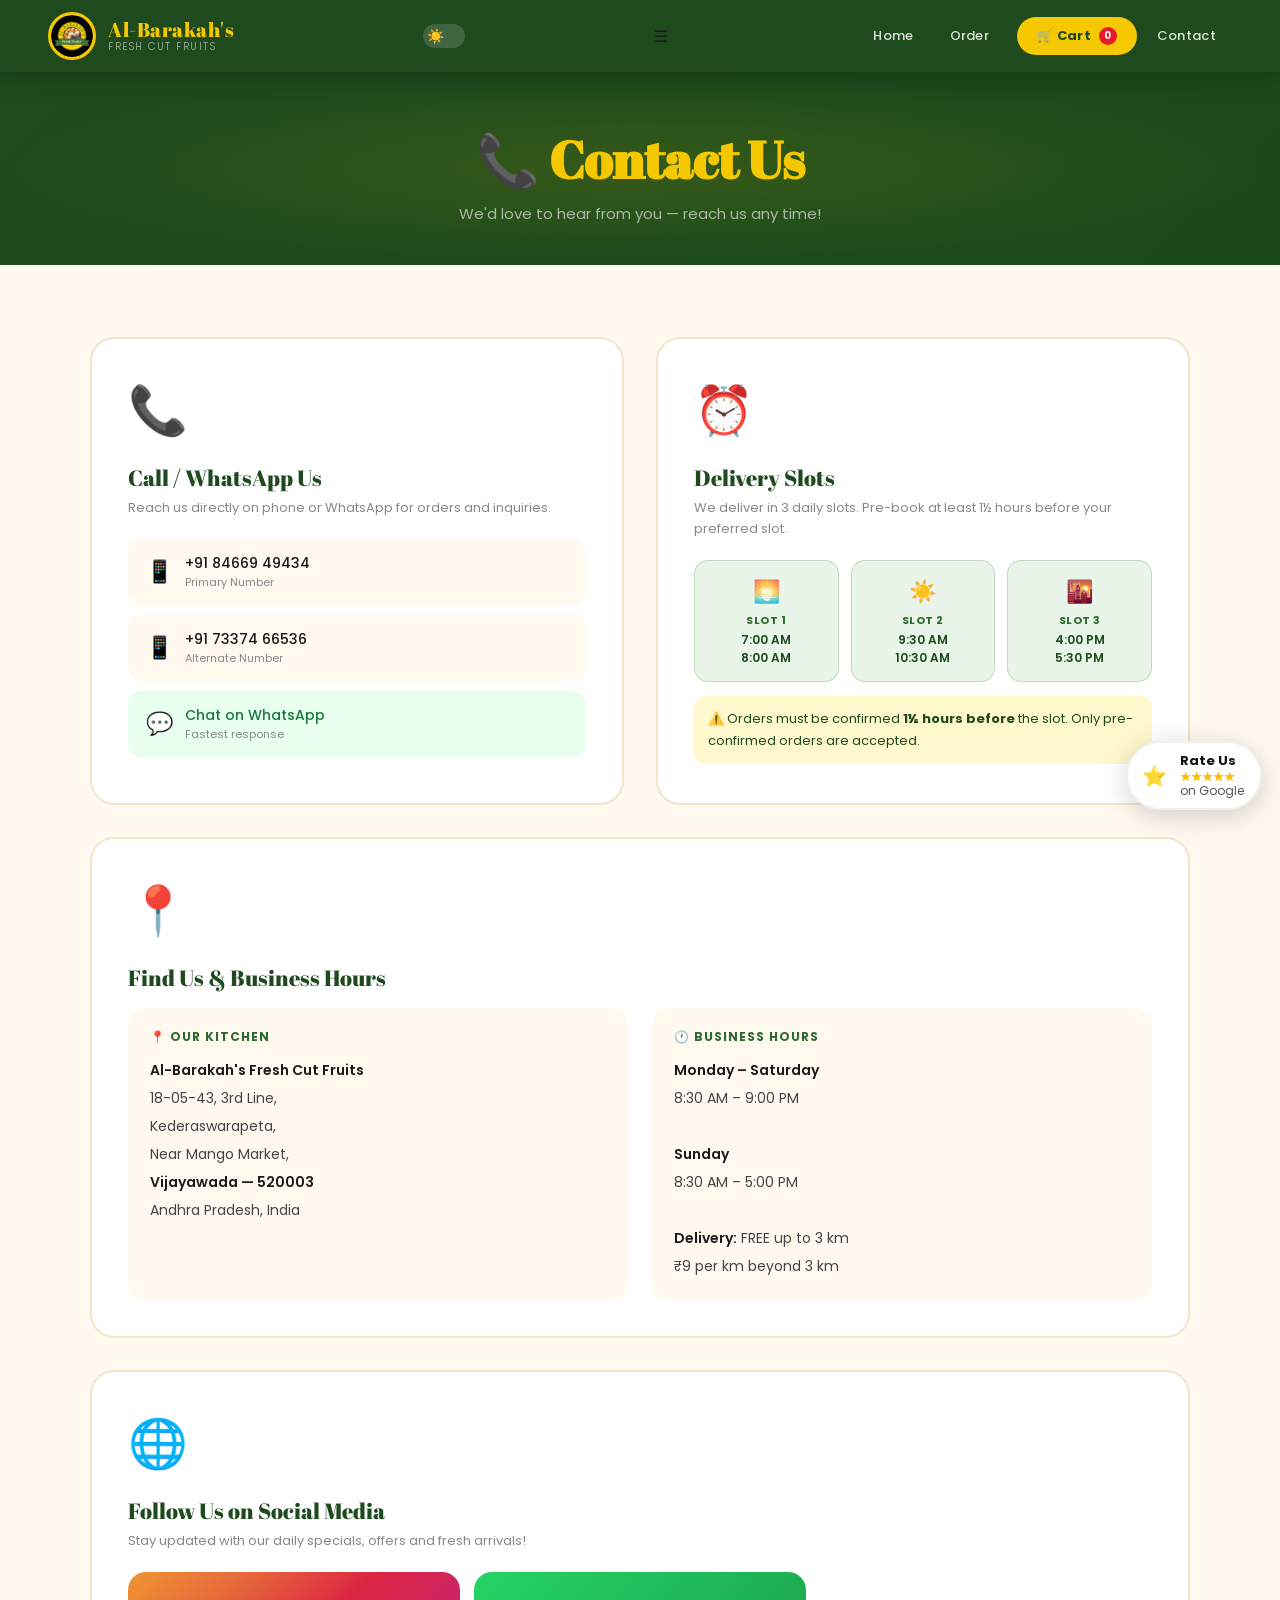
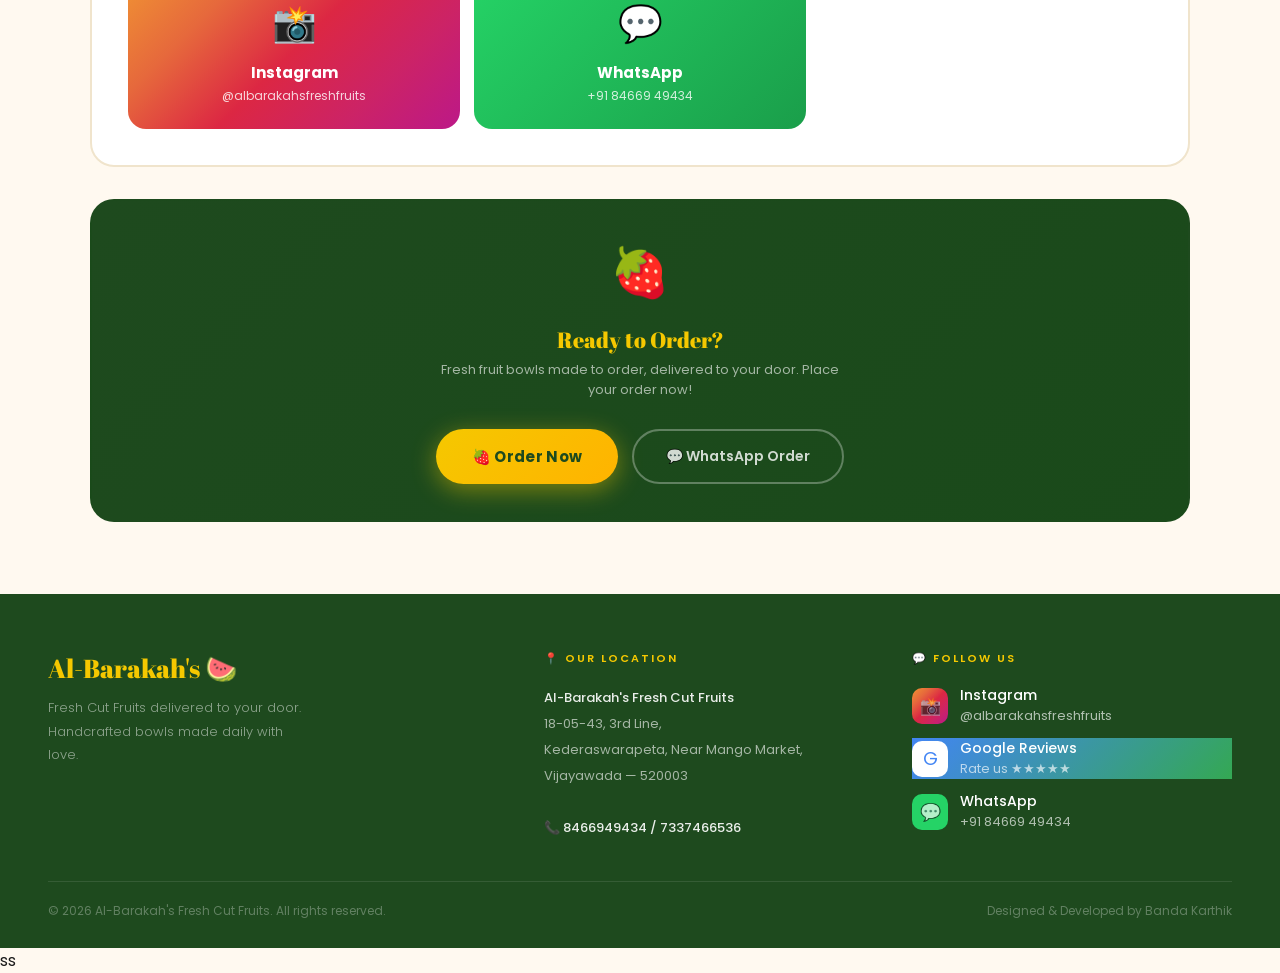
<file: contact.html>
<!DOCTYPE html>
<html lang="en">

<head>
  <meta charset="UTF-8" />
  <meta name="viewport" content="width=device-width, initial-scale=1.0" />
  <title>Contact — Al-Barakah's Fresh Cut Fruits</title>
  <link rel="stylesheet" href="shared.css" />
    <!-- Favicon -->
  <link rel="icon" href="favicon.ico" sizes="any">
  <link rel="icon" type="image/png" sizes="32x32" href="favicon-32.png">
  <link rel="icon" type="image/png" sizes="192x192" href="favicon-192.png">
  <link rel="apple-touch-icon" href="favicon-192.png">

  <!-- Logo for Google -->
  <meta property="og:image" content="/favicon-192.png">
  <style>
    body {
      padding-top: 72px;
    }

    .page-hero {
      background: linear-gradient(135deg, var(--green-dark), #1a4a1a);
      padding: 52px 48px 40px;
      text-align: center;
      position: relative;
      overflow: hidden;
    }

    .page-hero::before {
      content: '';
      position: absolute;
      inset: 0;
      background: radial-gradient(ellipse at 50% 50%, rgba(245, 200, 0, 0.12) 0%, transparent 70%);
    }

    .page-hero h1 {
      font-family: 'Abril Fatface', serif;
      font-size: clamp(32px, 5vw, 52px);
      color: var(--yellow);
      position: relative;
      z-index: 1;
      margin-bottom: 8px;
    }

    .page-hero p {
      color: rgba(255, 255, 255, 0.6);
      font-size: 15px;
      position: relative;
      z-index: 1;
    }

    .contact-section {
      padding: 72px 48px;
    }

    .contact-grid {
      display: grid;
      grid-template-columns: 1fr 1fr;
      gap: 32px;
      max-width: 1100px;
      margin: 0 auto;
    }

    .contact-card {
      background: white;
      border-radius: 24px;
      padding: 36px;
      border: 2px solid var(--border);
      transition: border-color 0.3s, transform 0.3s, box-shadow 0.3s;
    }

    .contact-card:hover {
      border-color: var(--yellow);
      transform: translateY(-4px);
      box-shadow: 0 16px 48px rgba(245, 200, 0, 0.12);
    }

    .cc-icon {
      font-size: 48px;
      margin-bottom: 16px;
      display: block;
    }

    .cc-title {
      font-family: 'Abril Fatface', serif;
      font-size: 22px;
      color: var(--green-dark);
      margin-bottom: 6px;
    }

    .cc-sub {
      font-size: 13px;
      color: var(--ink-muted);
      margin-bottom: 20px;
      line-height: 1.6;
    }

    .cc-link {
      display: flex;
      align-items: center;
      gap: 12px;
      padding: 14px 18px;
      border-radius: 14px;
      background: var(--cream);
      text-decoration: none;
      color: var(--ink);
      font-size: 14px;
      font-weight: 500;
      transition: background 0.2s;
      margin-bottom: 10px;
    }

    .cc-link:hover {
      background: var(--green-light);
      color: var(--green-dark);
    }

    .cc-link-icon {
      font-size: 22px;
    }

    .cc-link-text small {
      display: block;
      font-size: 11px;
      color: var(--ink-muted);
      font-weight: 400;
    }

    /* Slots */
    .slots-grid {
      display: grid;
      grid-template-columns: 1fr 1fr 1fr;
      gap: 12px;
      margin-top: 8px;
    }

    .slot-chip {
      background: var(--green-light);
      border-radius: 14px;
      padding: 14px 12px;
      text-align: center;
      border: 1.5px solid rgba(45, 106, 45, 0.2);
    }

    .slot-chip .sc-icon {
      font-size: 22px;
      margin-bottom: 4px;
      display: block;
    }

    .slot-chip .sc-num {
      font-size: 11px;
      font-weight: 700;
      color: var(--green);
      text-transform: uppercase;
      letter-spacing: 0.5px;
    }

    .slot-chip .sc-time {
      font-size: 12px;
      font-weight: 600;
      color: var(--green-dark);
      margin-top: 2px;
    }

    /* Full width card */
    .contact-card.full {
      grid-column: 1 / -1;
    }

    .address-big {
      display: grid;
      grid-template-columns: 1fr 1fr;
      gap: 24px;
      margin-top: 16px;
    }

    .ab-block {
      background: var(--cream);
      border-radius: 16px;
      padding: 20px 22px;
    }

    .ab-block h4 {
      font-size: 12px;
      font-weight: 700;
      color: var(--green);
      letter-spacing: 1px;
      text-transform: uppercase;
      margin-bottom: 10px;
    }

    .ab-block p {
      font-size: 14px;
      line-height: 2;
      color: var(--ink-soft);
    }

    .ab-block p strong {
      color: var(--ink);
      font-weight: 600;
    }

    /* social big */
    .social-big {
      display: grid;
      grid-template-columns: repeat(3, 1fr);
      gap: 14px;
      margin-top: 8px;
    }

    .sb-card {
      border-radius: 18px;
      padding: 24px 20px;
      text-align: center;
      text-decoration: none;
      transition: transform 0.2s, box-shadow 0.2s;
      color: white;
    }

    .sb-card:hover {
      transform: translateY(-4px);
      box-shadow: 0 12px 32px rgba(0, 0, 0, 0.2);
    }

    .sb-card .sb-icon {
      font-size: 36px;
      margin-bottom: 10px;
      display: block;
    }

    .sb-card .sb-name {
      font-size: 15px;
      font-weight: 700;
    }

    .sb-card .sb-handle {
      font-size: 12px;
      opacity: 0.8;
      margin-top: 3px;
    }

    .sb-ig {
      background: linear-gradient(135deg, #f09433, #e6683c, #dc2743, #cc2366, #bc1888);
    }

    .sb-fb {
      background: linear-gradient(135deg, #1877F2, #0d5abf);
    }

    .sb-wa {
      background: linear-gradient(135deg, #25D366, #1a9e4a);
    }

    @media(max-width:1024px) {
      .contact-section {
        padding: 56px 28px;
      }

      .contact-grid {
        gap: 20px;
      }
    }

    @media(max-width:768px) {
      .contact-section {
        padding: 36px 16px;
      }

      .contact-grid {
        grid-template-columns: 1fr;
        gap: 16px;
      }

      .contact-card.full {
        grid-column: 1;
      }

      .address-big {
        grid-template-columns: 1fr;
        gap: 14px;
      }

      .social-big {
        grid-template-columns: 1fr;
        gap: 12px;
      }

      .slots-grid {
        grid-template-columns: repeat(3, 1fr);
        gap: 10px;
      }

      .page-hero {
        padding: 36px 20px 28px;
      }

      .contact-card {
        padding: 24px 20px;
      }
    }

    @media(max-width:480px) {
      .slots-grid {
        grid-template-columns: 1fr;
      }

      .social-big {
        grid-template-columns: 1fr;
      }
    }

    /* ── GOOGLE REVIEW FLOATING BUTTON ── */
    .review-fab {
      position: fixed;
      bottom: 90px;
      right: 18px;
      z-index: 1400;
      display: flex;
      align-items: center;
      gap: 10px;
      background: white;
      border-radius: 50px;
      padding: 10px 16px 10px 10px;
      box-shadow: 0 6px 28px rgba(0, 0, 0, 0.18);
      text-decoration: none;
      color: #111;
      font-family: 'Poppins', sans-serif;
      font-size: 13px;
      font-weight: 700;
      border: 2px solid #f0f0f0;
      transition: transform 0.2s, box-shadow 0.2s;
      animation: fabPop 0.5s ease 1s both;
    }

    .review-fab:hover {
      transform: translateY(-3px) scale(1.03);
      box-shadow: 0 12px 36px rgba(0, 0, 0, 0.22);
    }

    .review-fab .rfab-logo {
      width: 32px;
      height: 32px;
      border-radius: 50%;
      background: white;
      display: flex;
      align-items: center;
      justify-content: center;
      font-size: 20px;
      flex-shrink: 0;
    }

    .review-fab .rfab-stars {
      color: #FBBC04;
      font-size: 12px;
      display: block;
      margin-top: 1px;
    }

    .review-fab .rfab-text {
      line-height: 1.2;
    }

    .review-fab .rfab-label {
      font-size: 12px;
      color: #555;
      font-weight: 400;
      display: block;
    }

    @keyframes fabPop {
      from {
        opacity: 0;
        transform: scale(0.7) translateY(20px);
      }

      to {
        opacity: 1;
        transform: scale(1) translateY(0);
      }
    }

    @media(max-width:480px) {
      .review-fab {
        bottom: 86px;
        right: 12px;
        padding: 8px 12px 8px 8px;
        font-size: 12px;
      }

      .review-fab .rfab-logo {
        width: 28px;
        height: 28px;
        font-size: 17px;
      }
    }
  </style>
</head>

<body>

  <nav>
    <a href="index.html" class="brand">
      <div class="brand-logo">
        <img src="logo.jpg.jpeg" alt="logo" onerror="this.style.display='none';this.parentElement.innerHTML='🍉'" />
      </div>
      <div class="brand-name">
        Al-Barakah's
        <small>Fresh Cut Fruits</small>
      </div>
    </a>

    <!-- Dark Mode Toggle -->
    <button class="dark-toggle" id="darkToggle" onclick="toggleDark()" title="Toggle Dark Mode"></button>

    <!-- Hamburger -->
    <div class="hamburger" onclick="toggleMenu()">
      ☰
    </div>

    <!-- Nav links -->
    <div class="nav-links" id="navLinks">
      <a href="index.html">Home</a>
      <a href="order.html">Order</a>
      <a href="cart.html" class="cart-nav-btn">🛒 Cart <span class="cart-badge" id="cartCount">0</span></a>

      <a href="contact.html">Contact</a>
    </div>
  </nav>

  <div class="page-hero">
    <h1>📞 Contact Us</h1>
    <p>We'd love to hear from you — reach us any time!</p>
  </div>

  <section class="contact-section">
    <div class="contact-grid">

      <!-- Phone -->
      <div class="contact-card reveal">
        <span class="cc-icon">📞</span>
        <div class="cc-title">Call / WhatsApp Us</div>
        <div class="cc-sub">Reach us directly on phone or WhatsApp for orders and inquiries.</div>
        <a href="tel:+918466949434" class="cc-link">
          <span class="cc-link-icon">📱</span>
          <div class="cc-link-text">+91 84669 49434 <small>Primary Number</small></div>
        </a>
        <a href="tel:+917337466536" class="cc-link">
          <span class="cc-link-icon">📱</span>
          <div class="cc-link-text">+91 73374 66536 <small>Alternate Number</small></div>
        </a>
        <a href="https://wa.me/918466949434" target="_blank" class="cc-link" style="background:#e8fff0">
          <span class="cc-link-icon">💬</span>
          <div class="cc-link-text" style="color:#1a7a3a">Chat on WhatsApp <small>Fastest response</small></div>
        </a>
      </div>

      <!-- Delivery Slots -->
      <div class="contact-card reveal d1">
        <span class="cc-icon">⏰</span>
        <div class="cc-title">Delivery Slots</div>
        <div class="cc-sub">We deliver in 3 daily slots. Pre-book at least 1½ hours before your preferred slot.</div>
        <div class="slots-grid">
          <div class="slot-chip">
            <span class="sc-icon">🌅</span>
            <div class="sc-num">Slot 1</div>
            <div class="sc-time">7:00 AM<br />8:00 AM</div>
          </div>
          <div class="slot-chip">
            <span class="sc-icon">☀️</span>
            <div class="sc-num">Slot 2</div>
            <div class="sc-time">9:30 AM<br />10:30 AM</div>
          </div>
          <div class="slot-chip">
            <span class="sc-icon">🌇</span>
            <div class="sc-num">Slot 3</div>
            <div class="sc-time">4:00 PM<br />5:30 PM</div>
          </div>
        </div>
        <div
          style="background:var(--yellow-light);border-radius:12px;padding:12px 14px;margin-top:14px;font-size:13px;color:var(--green-dark);line-height:1.7">
          ⚠️ Orders must be confirmed <strong>1½ hours before</strong> the slot. Only pre-confirmed orders are accepted.
        </div>
      </div>

      <!-- Address + Hours full width -->
      <div class="contact-card full reveal">
        <span class="cc-icon">📍</span>
        <div class="cc-title">Find Us & Business Hours</div>
        <div class="address-big">
          <div class="ab-block">
            <h4>📍 Our Kitchen</h4>
            <p>
              <strong>Al-Barakah's Fresh Cut Fruits</strong><br />
              18-05-43, 3rd Line,<br />
              Kederaswarapeta,<br />
              Near Mango Market,<br />
              <strong>Vijayawada — 520003</strong><br />
              Andhra Pradesh, India
            </p>
          </div>
          <div class="ab-block">
            <h4>🕐 Business Hours</h4>
            <p>
              <strong>Monday – Saturday</strong><br />
              8:30 AM – 9:00 PM<br /><br />
              <strong>Sunday</strong><br />
              8:30 AM – 5:00 PM<br /><br />
              <strong>Delivery:</strong> FREE up to 3 km<br />
              ₹9 per km beyond 3 km
            </p>
          </div>
        </div>
      </div>

      <!-- Socials full width -->
      <div class="contact-card full reveal">
        <span class="cc-icon">🌐</span>
        <div class="cc-title">Follow Us on Social Media</div>
        <div class="cc-sub">Stay updated with our daily specials, offers and fresh arrivals!</div>
        <div class="social-big">
          <a href="https://www.instagram.com/al_barakahs_fresh_fruits_?igsh=ZjluM2U1aTc2aDRmS" target="_blank"
            class="sb-card sb-ig">
            <span class="sb-icon">📸</span>
            <div class="sb-name">Instagram</div>
            <div class="sb-handle">@albarakahsfreshfruits</div>
          </a>

          <a href="https://wa.me/918466949434" target="_blank" class="sb-card sb-wa">
            <span class="sb-icon">💬</span>
            <div class="sb-name">WhatsApp</div>
            <div class="sb-handle">+91 84669 49434</div>
          </a>
        </div>
      </div>

      <!-- Order CTA -->
      <div class="contact-card full reveal"
        style="background:linear-gradient(135deg,var(--green-dark),#1a4a1a);border-color:transparent;text-align:center">
        <span class="cc-icon">🍓</span>
        <div class="cc-title" style="color:var(--yellow)">Ready to Order?</div>
        <div class="cc-sub" style="color:rgba(255,255,255,0.6);max-width:400px;margin:0 auto 28px">Fresh fruit bowls
          made to order, delivered to your door. Place your order now!</div>
        <div style="display:flex;gap:14px;justify-content:center;flex-wrap:wrap">
          <a href="order.html" class="btn-main">🍓 Order Now</a>
          <a href="https://wa.me/918466949434" target="_blank" class="btn-outline"
            style="color:rgba(255,255,255,0.8);border-color:rgba(255,255,255,0.3)">💬 WhatsApp Order</a>
        </div>
      </div>

    </div>
  </section>


  <!-- GOOGLE REVIEW FLOATING BUTTON -->
  <a class="review-fab" href="https://g.page/r/CUQO1oCaW4juEBI/review" target="_blank" rel="noopener"
    title="Rate us on Google">
    <div class="rfab-logo">⭐</div>
    <div class="rfab-text">
      Rate Us
      <span class="rfab-stars">★★★★★</span>
      <span class="rfab-label">on Google</span>
    </div>
  </a>

  <footer>
    <div class="footer-grid">
      <div class="footer-brand">
        <div class="f-logo">Al-Barakah's 🍉</div>
        <p>Fresh Cut Fruits delivered to your door. Handcrafted bowls made daily with love.</p>
      </div>
      <div class="footer-col">
        <h4>📍 Our Location</h4>
        <div class="address-lines"><strong>Al-Barakah's Fresh Cut Fruits</strong><br />18-05-43, 3rd
          Line,<br />Kederaswarapeta, Near Mango Market,<br />Vijayawada — 520003<br /><br /><strong>📞 8466949434 /
            7337466536</strong></div>
      </div>
      <div class="footer-col">
        <h4>💬 Follow Us</h4>
        <div class="social-list">
          <a href="https://www.instagram.com/al_barakahs_fresh_fruits_?igsh=ZjluM2U1aTc2aDRm" class="social-item"
            target="_blank">
            <div class="sicon ig">📸</div>
            <div>
              <div style="color:white;font-size:14px;font-weight:500">Instagram</div>
              <div>@albarakahsfreshfruits</div>
            </div>
          </a>

          <a href="https://g.page/r/CUQO1oCaW4juEBI/review" target="_blank" rel="noopener" class="social-item"
            style="background:linear-gradient(135deg,#4285F4,#34A853)">
            <div class="sicon" style="background:white;color:#4285F4;font-size:18px;">G</div>
            <div>
              <div style="color:white;font-size:14px;font-weight:500">Google Reviews</div>
              <div>Rate us ★★★★★</div>
            </div>
          </a>
          <a href="https://wa.me/918466949434" class="social-item" target="_blank">
            <div class="sicon wa">💬</div>
            <div>
              <div style="color:white;font-size:14px;font-weight:500">WhatsApp</div>
              <div>+91 84669 49434</div>
            </div>
          </a>
        </div>
      </div>
    </div>
    <div class="footer-bottom">
      <p>© 2026 Al-Barakah's Fresh Cut Fruits. All rights reserved.</p>
      <p>Designed &amp; Developed by Banda Karthik</p>
    </div>
  </footer>

  <script>
    const cart = JSON.parse(localStorage.getItem('albarakahCart') || '[]');
    document.getElementById('cartCount').textContent = cart.reduce((s, i) => s + i.qty, 0);
    const revEls = document.querySelectorAll('.reveal');
    revEls.forEach(r => {
      new IntersectionObserver(entries => {
        entries.forEach(e => { if (e.isIntersecting) e.target.classList.add('visible'); });
      }, { threshold: 0.08 }).observe(r);
    });
  </script>
  <script>

    function toggleDark() {
      document.body.classList.toggle("dark");
      localStorage.setItem("darkMode", document.body.classList.contains("dark") ? "1" : "0");
    }
    if (localStorage.getItem("darkMode") === "1") document.body.classList.add("dark");

    function toggleMenu() {

      const menu = document.getElementById("navLinks");

      menu.classList.toggle("show");

    }

  </script>
</body>

</html>ss
</file>
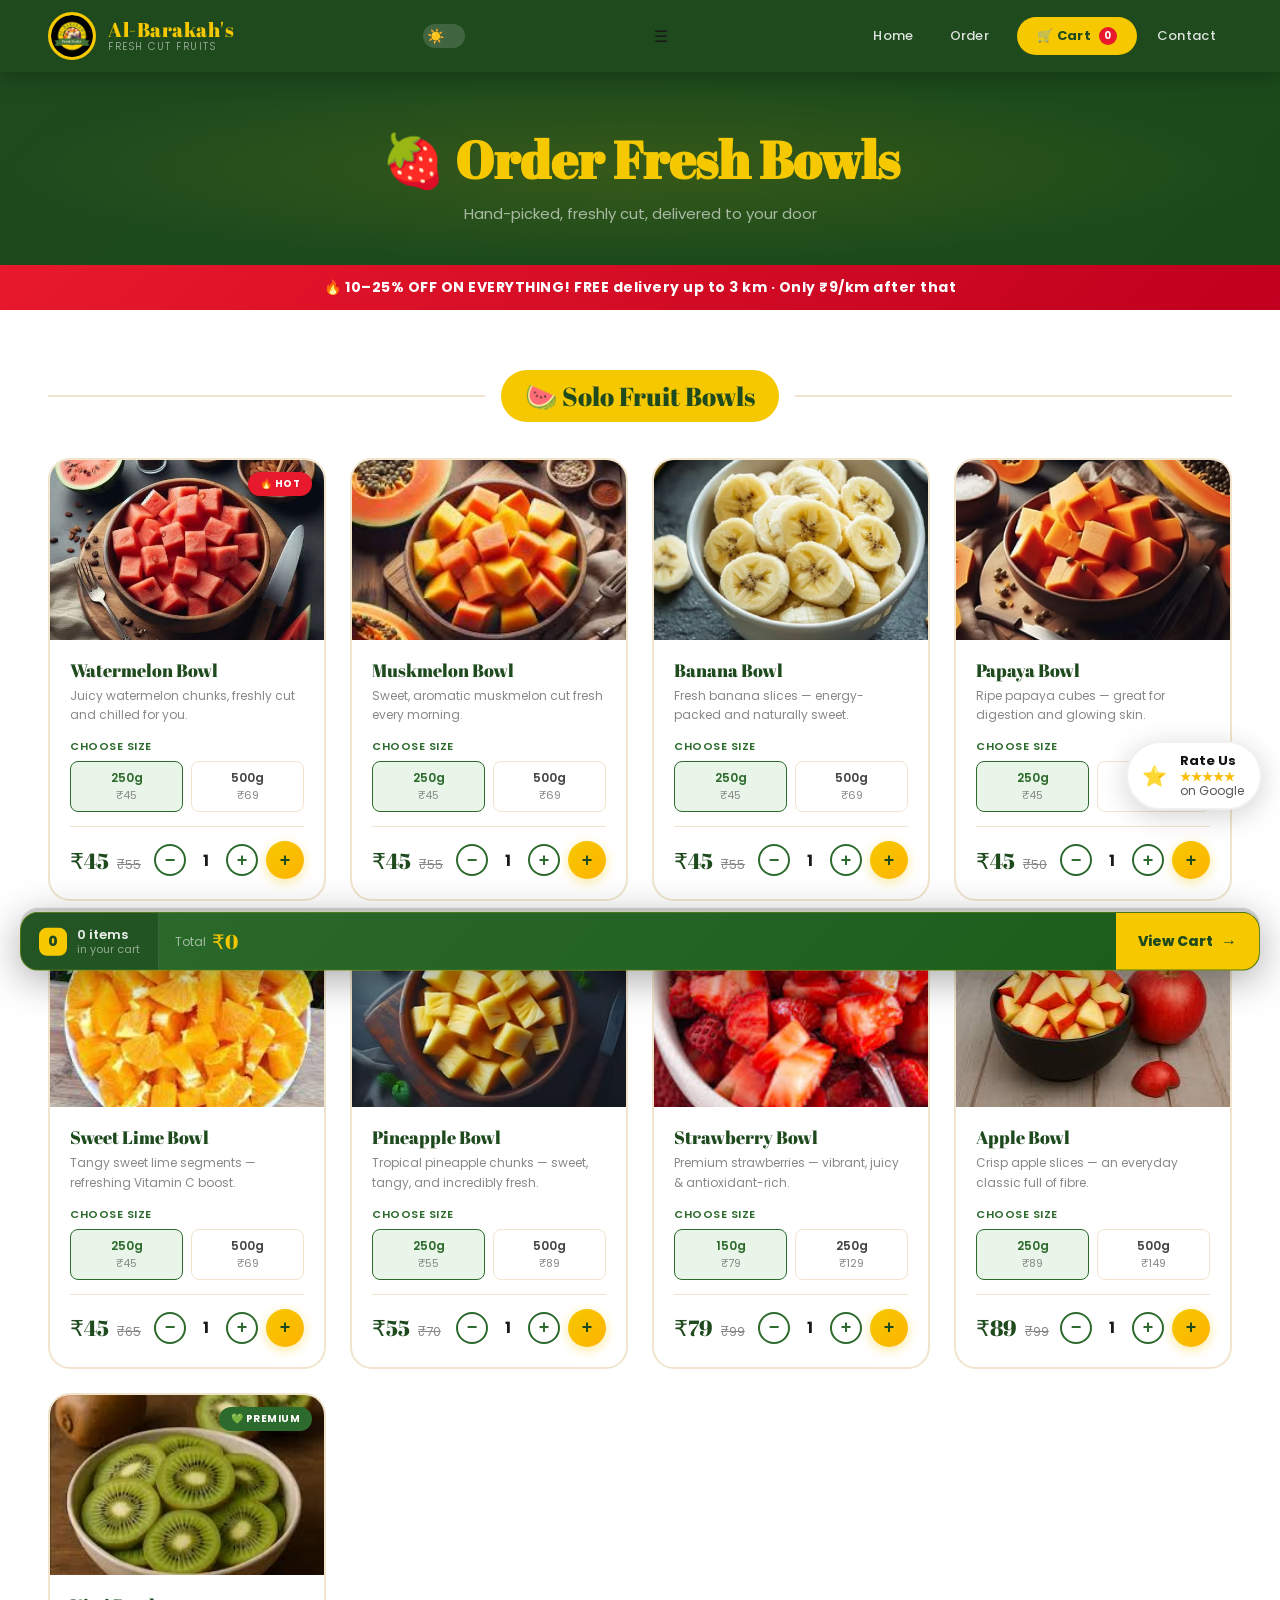
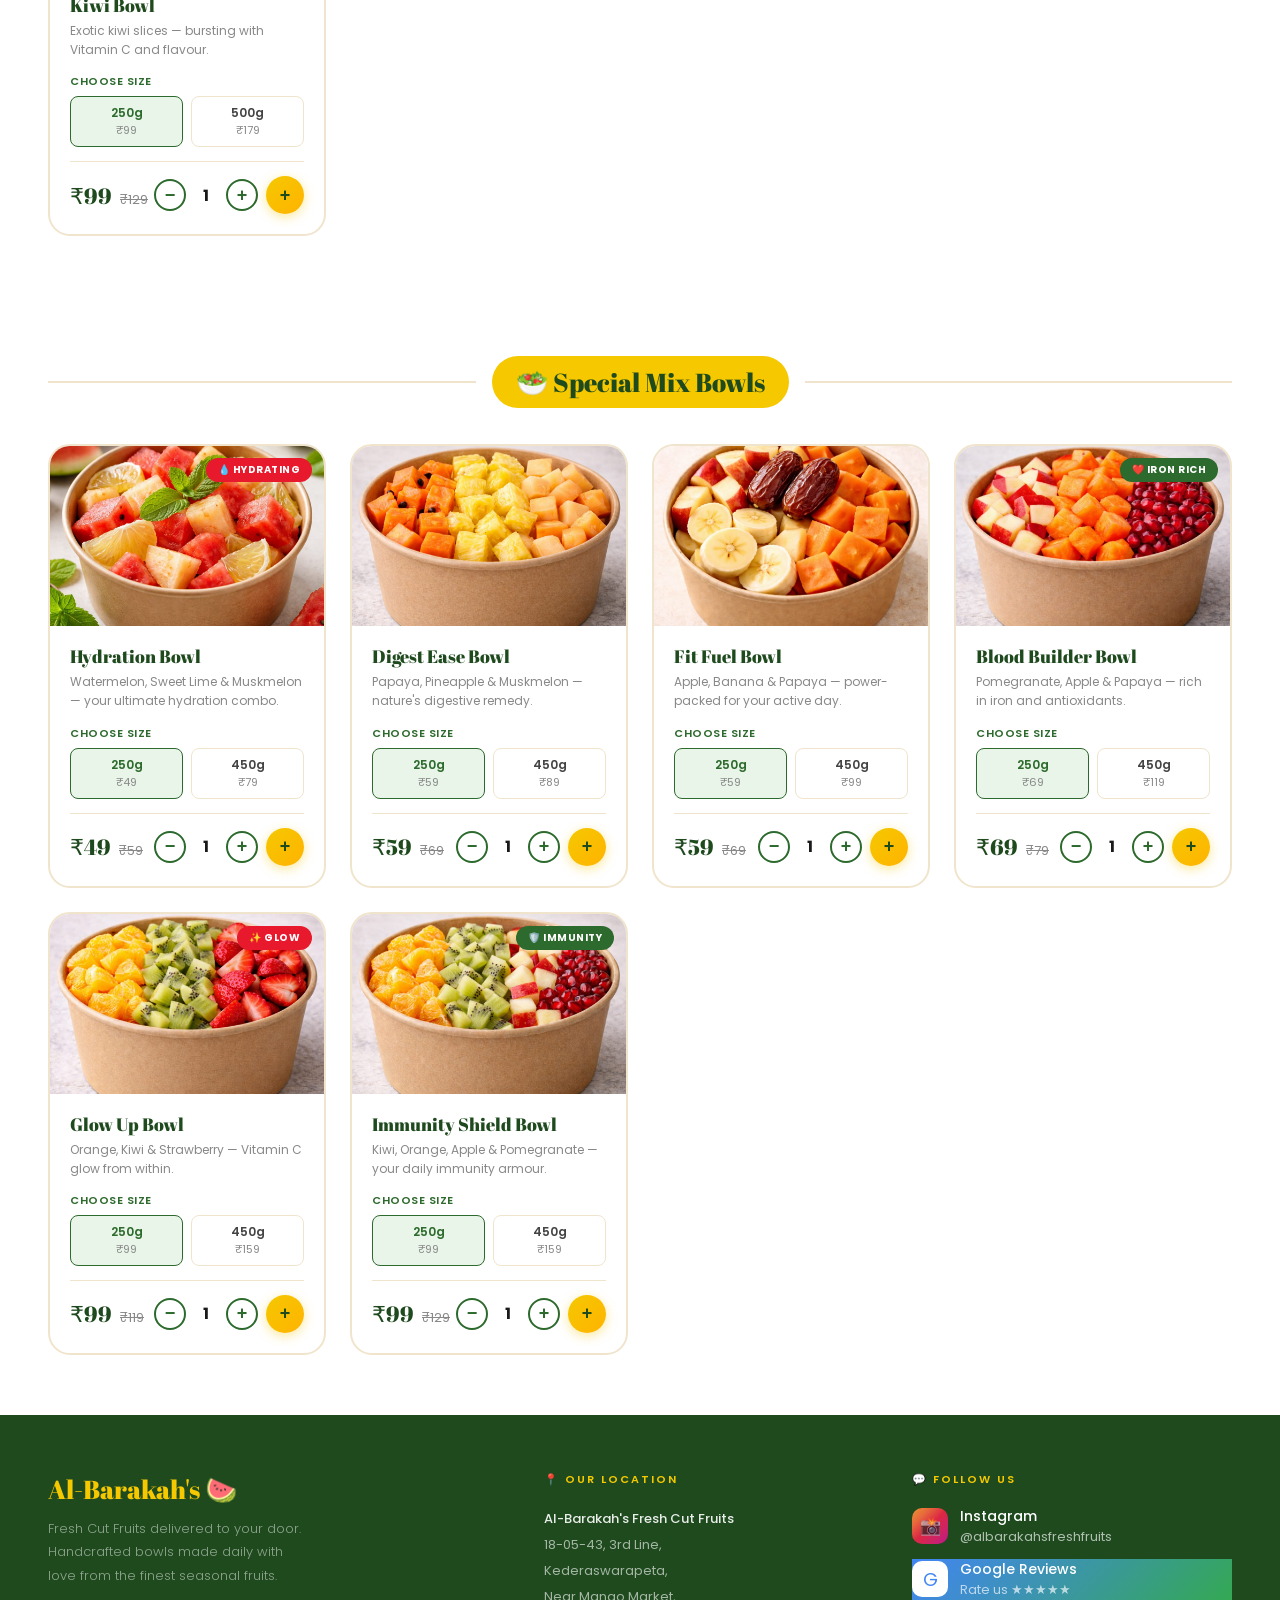
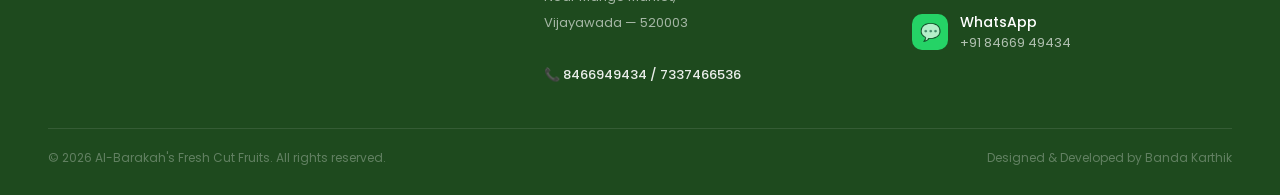
<file: order.html>
<!DOCTYPE html>
<html lang="en">

<head>
  <meta charset="UTF-8" />
  <meta name="viewport" content="width=device-width, initial-scale=1.0" />
  <title>Order — Al-Barakah's Fresh Cut Fruits</title>
  <link rel="stylesheet" href="shared.css" />
    <!-- Favicon -->
  <link rel="icon" href="favicon.ico" sizes="any">
  <link rel="icon" type="image/png" sizes="32x32" href="favicon-32.png">
  <link rel="icon" type="image/png" sizes="192x192" href="favicon-192.png">
  <link rel="apple-touch-icon" href="favicon-192.png">

  <!-- Logo for Google -->
  <meta property="og:image" content="/favicon-192.png">
  <style>
    body {
      padding-top: 72px;
    }

    .page-hero {
      background: linear-gradient(135deg, var(--green-dark), #1a4a1a);
      padding: 52px 48px 40px;
      text-align: center;
      position: relative;
      overflow: hidden;
    }

    .page-hero::before {
      content: '';
      position: absolute;
      inset: 0;
      background: radial-gradient(ellipse at 50% 50%, rgba(245, 200, 0, 0.12) 0%, transparent 70%);
    }

    .page-hero h1 {
      font-family: 'Abril Fatface', serif;
      font-size: clamp(32px, 5vw, 52px);
      color: var(--yellow);
      position: relative;
      z-index: 1;
      margin-bottom: 8px;
    }

    .page-hero p {
      color: rgba(255, 255, 255, 0.6);
      font-size: 15px;
      position: relative;
      z-index: 1;
    }

    .offer-strip {
      background: linear-gradient(135deg, var(--red), #c0001e);
      padding: 12px 48px;
      text-align: center;
      color: white;
      font-size: 14px;
      font-weight: 700;
      letter-spacing: 0.5px;
    }

    /* ── SECTION HEADINGS ── */
    .cat-header {
      display: flex;
      align-items: center;
      gap: 16px;
      margin-bottom: 36px;
    }

    .cat-header .cat-line {
      flex: 1;
      height: 2px;
      background: var(--border);
    }

    .cat-title {
      font-family: 'Abril Fatface', serif;
      font-size: 26px;
      color: var(--green-dark);
      white-space: nowrap;
      padding: 8px 24px;
      background: var(--yellow);
      border-radius: 100px;
    }

    /* ── ITEMS GRID ── */
    .items-section {
      padding: 60px 48px;
    }

    .items-section:nth-child(even) {
      background: white;
    }

    .items-section:nth-child(odd) {
      background: var(--cream);
    }

    .items-grid {
      display: grid;
      grid-template-columns: repeat(auto-fill, minmax(260px, 1fr));
      gap: 24px;
    }

    .item-card {
      background: white;
      border-radius: 22px;
      overflow: hidden;
      border: 2px solid var(--border);
      transition: transform 0.3s, box-shadow 0.3s, border-color 0.3s;
      position: relative;
    }

    .item-card:hover {
      transform: translateY(-6px);
      box-shadow: 0 20px 50px rgba(45, 106, 45, 0.15);
      border-color: var(--yellow);
    }

    .item-badge {
      position: absolute;
      top: 12px;
      right: 12px;
      z-index: 2;
      padding: 4px 12px;
      border-radius: 100px;
      font-size: 10px;
      font-weight: 700;
      letter-spacing: 0.5px;
      text-transform: uppercase;
    }

    .badge-hot {
      background: var(--red);
      color: white;
    }

    .badge-new {
      background: var(--green);
      color: white;
    }

    .item-img {
      height: 180px;
      display: flex;
      align-items: center;
      justify-content: center;
      font-size: 72px;
      position: relative;
      overflow: hidden;
      background: #f5f0e8;
    }

    .item-img img {
      width: 100%;
      height: 100%;
      object-fit: cover;
      transition: transform 0.4s ease;
    }

    .item-card:hover .item-img img {
      transform: scale(1.07);
    }

    .bg-wm {
      background: linear-gradient(135deg, #ffe0e0, #ff9999);
    }

    .bg-mk {
      background: linear-gradient(135deg, #fff0c0, #ffd060);
    }

    .bg-bn {
      background: linear-gradient(135deg, #fff8c0, #ffe060);
    }

    .bg-pp {
      background: linear-gradient(135deg, #ffd8b0, #ffaa60);
    }

    .bg-sl {
      background: linear-gradient(135deg, #e0ffe0, #a0ff80);
    }

    .bg-pa {
      background: linear-gradient(135deg, #ffe0c0, #ffb060);
    }

    .bg-st {
      background: linear-gradient(135deg, #ffd0d0, #ff8080);
    }

    .bg-ap {
      background: linear-gradient(135deg, #d0ffd0, #80e080);
    }

    .bg-kw {
      background: linear-gradient(135deg, #d0ffd0, #40c040);
    }

    .bg-hy {
      background: linear-gradient(135deg, #c0f0ff, #40c0ff);
    }

    .bg-dg {
      background: linear-gradient(135deg, #d0ffe0, #40e080);
    }

    .bg-ff {
      background: linear-gradient(135deg, #fff0c0, #ffc020);
    }

    .bg-bb {
      background: linear-gradient(135deg, #e0c0ff, #a000ff, #ff4080);
    }

    .bg-gu {
      background: linear-gradient(135deg, #ffe0c0, #ff8000);
    }

    .bg-im {
      background: linear-gradient(135deg, #d0ffe0, #00c060);
    }

    .item-body {
      padding: 18px 20px 20px;
    }

    .item-name {
      font-family: 'Abril Fatface', serif;
      font-size: 18px;
      color: var(--green-dark);
      margin-bottom: 4px;
    }

    .item-desc {
      font-size: 12px;
      color: var(--ink-muted);
      line-height: 1.6;
      margin-bottom: 14px;
    }

    .size-select {
      margin-bottom: 14px;
    }

    .size-select label {
      font-size: 11px;
      font-weight: 600;
      color: var(--green);
      letter-spacing: 0.5px;
      text-transform: uppercase;
      display: block;
      margin-bottom: 6px;
    }

    .size-btns {
      display: flex;
      gap: 8px;
    }

    .size-btn {
      flex: 1;
      padding: 7px 0;
      border-radius: 8px;
      border: 1.5px solid var(--border);
      background: transparent;
      font-size: 12px;
      font-weight: 600;
      cursor: pointer;
      font-family: 'Poppins', sans-serif;
      color: var(--ink-soft);
      transition: all 0.2s;
    }

    .size-btn.active,
    .size-btn:hover {
      border-color: var(--green);
      background: var(--green-light);
      color: var(--green);
    }

    .size-btn span {
      display: block;
      font-size: 11px;
      font-weight: 400;
      color: var(--ink-muted);
    }

    .item-footer {
      display: flex;
      align-items: center;
      justify-content: space-between;
      padding-top: 14px;
      border-top: 1px solid var(--border);
    }

    .item-price {
      font-family: 'Abril Fatface', serif;
      font-size: 22px;
      color: var(--green-dark);
    }

    .item-price .old {
      font-family: 'Poppins', sans-serif;
      font-size: 13px;
      color: var(--ink-muted);
      text-decoration: line-through;
      margin-left: 4px;
    }

    .qty-ctrl {
      display: flex;
      align-items: center;
      gap: 10px;
    }

    .qty-btn {
      width: 32px;
      height: 32px;
      border-radius: 50%;
      border: 2px solid var(--green);
      background: transparent;
      color: var(--green);
      font-size: 18px;
      font-weight: 700;
      cursor: pointer;
      display: flex;
      align-items: center;
      justify-content: center;
      transition: all 0.2s;
    }

    .qty-btn:hover {
      background: var(--green);
      color: white;
    }

    .qty-num {
      font-size: 16px;
      font-weight: 700;
      min-width: 20px;
      text-align: center;
    }

    .add-cart-btn {
      width: 38px;
      height: 38px;
      border-radius: 50%;
      background: linear-gradient(135deg, var(--yellow), #FFB300);
      color: var(--green-dark);
      border: none;
      font-size: 18px;
      cursor: pointer;
      display: flex;
      align-items: center;
      justify-content: center;
      transition: transform 0.2s, box-shadow 0.2s;
      font-weight: 700;
      box-shadow: 0 3px 12px rgba(245, 200, 0, 0.4);
    }

    .add-cart-btn:hover {
      transform: scale(1.15);
      box-shadow: 0 6px 20px rgba(245, 200, 0, 0.5);
    }

    .add-cart-btn.added {
      background: linear-gradient(135deg, #2D6A2D, #1E4A1E);
      color: white;
    }

    /* ── SWIGGY/ZOMATO STYLE FLOATING CART BAR ── */
    .floating-cart {
      position: fixed;
      bottom: 0;
      left: 0;
      right: 0;
      z-index: 998;
      text-decoration: none;
      padding: 12px 20px;
      background: transparent;
      pointer-events: none;
      transform: translateY(100%);
      transition: transform 0.45s cubic-bezier(0.34, 1.56, 0.64, 1);
    }

    .floating-cart.visible {
      transform: translateY(0);
      pointer-events: all;
    }

    .fc-inner {
      background: linear-gradient(135deg, var(--green), #1a5c1a);
      border-radius: 18px;
      padding: 0;
      display: flex;
      align-items: stretch;
      box-shadow: 0 -4px 0 rgba(0, 0, 0, 0.15), 0 8px 40px rgba(0, 0, 0, 0.35);
      overflow: hidden;
      border: 1.5px solid rgba(245, 200, 0, 0.25);
    }

    /* Left — item count pill */
    .fc-left {
      background: rgba(0, 0, 0, 0.2);
      padding: 14px 18px;
      display: flex;
      align-items: center;
      gap: 10px;
      border-right: 1px solid rgba(255, 255, 255, 0.1);
      flex-shrink: 0;
    }

    .fc-qty-box {
      background: var(--yellow);
      color: var(--green-dark);
      width: 28px;
      height: 28px;
      border-radius: 8px;
      font-size: 14px;
      font-weight: 800;
      display: flex;
      align-items: center;
      justify-content: center;
    }

    .fc-qty-box.pop {
      animation: fcPop 0.35s cubic-bezier(0.34, 1.56, 0.64, 1);
    }

    @keyframes fcPop {
      0% {
        transform: scale(1)
      }

      40% {
        transform: scale(1.45)
      }

      100% {
        transform: scale(1)
      }
    }

    .fc-items-label {
      font-size: 13px;
      font-weight: 600;
      color: rgba(255, 255, 255, 0.9);
      line-height: 1.2;
    }

    .fc-items-label small {
      display: block;
      font-size: 11px;
      color: rgba(255, 255, 255, 0.5);
      font-weight: 400;
    }

    /* Middle — total */
    .fc-mid {
      flex: 1;
      display: flex;
      align-items: center;
      padding: 14px 16px;
      gap: 6px;
    }

    .fc-total-label {
      font-size: 12px;
      color: rgba(255, 255, 255, 0.55);
    }

    .fc-total-amt {
      font-family: 'Abril Fatface', serif;
      font-size: 20px;
      color: var(--yellow);
    }

    /* Right — CTA button */
    .fc-right {
      background: var(--yellow);
      padding: 14px 22px;
      display: flex;
      align-items: center;
      gap: 8px;
      flex-shrink: 0;
    }

    .fc-cta {
      font-size: 14px;
      font-weight: 800;
      color: var(--green-dark);
      white-space: nowrap;
    }

    .fc-arrow {
      font-size: 16px;
      color: var(--green-dark);
      transition: transform 0.2s;
    }

    .floating-cart:hover .fc-arrow {
      transform: translateX(5px);
    }

    @media(max-width:768px) {
      .floating-cart {
        padding: 10px 12px;
      }

      .fc-left {
        padding: 13px 14px;
        gap: 8px;
      }

      .fc-mid {
        padding: 13px 12px;
      }

      .fc-right {
        padding: 13px 16px;
      }

      .fc-total-amt {
        font-size: 18px;
      }

      .fc-cta {
        font-size: 13px;
      }
    }

    @media(max-width:1024px) {
      .items-section {
        padding: 48px 28px;
      }

      .items-grid {
        grid-template-columns: repeat(auto-fill, minmax(220px, 1fr));
        gap: 18px;
      }
    }

    @media(max-width:768px) {
      .items-section {
        padding: 36px 16px;
      }

      .page-hero {
        padding: 36px 20px 28px;
      }

      .offer-strip {
        padding: 10px 16px;
        font-size: 13px;
      }

      .items-grid {
        grid-template-columns: repeat(2, 1fr);
        gap: 14px;
      }

      .item-img {
        height: 150px;
      }

      .item-name {
        font-size: 16px;
      }

      .item-body {
        padding: 14px 14px 16px;
      }

      .cat-title {
        font-size: 20px;
        padding: 6px 18px;
      }

      .floating-cart {
        width: calc(100% - 32px);
        left: 16px;
        transform: translateY(100px);
        border-radius: 16px;
        padding: 14px 20px;
      }

      .floating-cart.visible {
        transform: translateY(0);
      }
    }

    @media(max-width:480px) {
      .items-grid {
        grid-template-columns: 1fr;
      }

      .item-img {
        height: 180px;
      }

      .item-footer {
        flex-direction: column;
        align-items: flex-start;
        gap: 12px;
      }

      .item-footer>div {
        width: 100%;
        justify-content: space-between;
      }
    }

    /* ── GOOGLE REVIEW FLOATING BUTTON ── */
    .review-fab {
      position: fixed;
      bottom: 90px;
      right: 18px;
      z-index: 1400;
      display: flex;
      align-items: center;
      gap: 10px;
      background: white;
      border-radius: 50px;
      padding: 10px 16px 10px 10px;
      box-shadow: 0 6px 28px rgba(0, 0, 0, 0.18);
      text-decoration: none;
      color: #111;
      font-family: 'Poppins', sans-serif;
      font-size: 13px;
      font-weight: 700;
      border: 2px solid #f0f0f0;
      transition: transform 0.2s, box-shadow 0.2s;
      animation: fabPop 0.5s ease 1s both;
    }

    .review-fab:hover {
      transform: translateY(-3px) scale(1.03);
      box-shadow: 0 12px 36px rgba(0, 0, 0, 0.22);
    }

    .review-fab .rfab-logo {
      width: 32px;
      height: 32px;
      border-radius: 50%;
      background: white;
      display: flex;
      align-items: center;
      justify-content: center;
      font-size: 20px;
      flex-shrink: 0;
    }

    .review-fab .rfab-stars {
      color: #FBBC04;
      font-size: 12px;
      display: block;
      margin-top: 1px;
    }

    .review-fab .rfab-text {
      line-height: 1.2;
    }

    .review-fab .rfab-label {
      font-size: 12px;
      color: #555;
      font-weight: 400;
      display: block;
    }

    @keyframes fabPop {
      from {
        opacity: 0;
        transform: scale(0.7) translateY(20px);
      }

      to {
        opacity: 1;
        transform: scale(1) translateY(0);
      }
    }

    @media(max-width:480px) {
      .review-fab {
        bottom: 86px;
        right: 12px;
        padding: 8px 12px 8px 8px;
        font-size: 12px;
      }

      .review-fab .rfab-logo {
        width: 28px;
        height: 28px;
        font-size: 17px;
      }
    }
  </style>
</head>

<body>

  <!-- NAVBAR -->
  <nav>
    <a href="index.html" class="brand">
      <div class="brand-logo">
        <img src="logo.jpg.jpeg" alt="logo" onerror="this.style.display='none';this.parentElement.innerHTML='🍉'" />
      </div>
      <div class="brand-name">
        Al-Barakah's
        <small>Fresh Cut Fruits</small>
      </div>
    </a>

    <!-- Dark Mode Toggle -->
    <button class="dark-toggle" id="darkToggle" onclick="toggleDark()" title="Toggle Dark Mode"></button>

    <!-- Hamburger -->
    <div class="hamburger" onclick="toggleMenu()">
      ☰
    </div>

    <!-- Nav links -->
    <div class="nav-links" id="navLinks">
      <a href="index.html">Home</a>
      <a href="order.html">Order</a>
      <a href="cart.html" class="cart-nav-btn">🛒 Cart <span class="cart-badge" id="cartCount">0</span></a>

      <a href="contact.html">Contact</a>
    </div>
  </nav>

  <div class="page-hero">
    <h1>🍓 Order Fresh Bowls</h1>
    <p>Hand-picked, freshly cut, delivered to your door</p>
  </div>
  <div class="offer-strip">🔥 10–25% OFF ON EVERYTHING! FREE delivery up to 3 km · Only ₹9/km after that</div>

  <!-- SOLO FRUIT BOWLS -->
  <section class="items-section" id="solo">
    <div class="cat-header">
      <div class="cat-line"></div>
      <div class="cat-title">🍉 Solo Fruit Bowls</div>
      <div class="cat-line"></div>
    </div>
    <div class="items-grid" id="soloGrid">

      <div class="item-card reveal" data-name="Watermelon Bowl" data-prices='{"250g":45,"500g":69}'
        data-oldprices='{"250g":55,"500g":90}' data-emoji="🍉">
        <div class="item-badge badge-hot">🔥 Hot</div>
        <div class="item-img"><img src="watermelonbowl.jpg" alt="Watermelon Bowl" /></div>
        <div class="item-body">
          <div class="item-name">Watermelon Bowl</div>
          <div class="item-desc">Juicy watermelon chunks, freshly cut and chilled for you.</div>
          <div class="size-select">
            <label>Choose Size</label>
            <div class="size-btns">
              <button class="size-btn active" data-size="250g" onclick="selectSize(this)">250g<span>₹45</span></button>
              <button class="size-btn" data-size="500g" onclick="selectSize(this)">500g<span>₹69</span></button>
            </div>
          </div>
          <div class="item-footer">
            <div class="item-price">₹<span class="price-val">45</span> <span class="old old-price-val">₹55</span></div>
            <div style="display:flex;align-items:center;gap:8px">
              <div class="qty-ctrl">
                <button class="qty-btn" onclick="changeQty(this,-1)">−</button>
                <span class="qty-num">1</span>
                <button class="qty-btn" onclick="changeQty(this,1)">+</button>
              </div>
              <button class="add-cart-btn" onclick="addToCart(this)">+</button>
            </div>
          </div>
        </div>
      </div>

      <div class="item-card reveal d1" data-name="Muskmelon Bowl" data-prices='{"250g":45,"500g":69}'
        data-oldprices='{"250g":55,"500g":90}' data-emoji="🍈">
        <div class="item-img"><img src="muskmelonbowl.jpg" alt="Muskmelon Bowl" /></div>
        <div class="item-body">
          <div class="item-name">Muskmelon Bowl</div>
          <div class="item-desc">Sweet, aromatic muskmelon cut fresh every morning.</div>
          <div class="size-select">
            <label>Choose Size</label>
            <div class="size-btns">
              <button class="size-btn active" data-size="250g" onclick="selectSize(this)">250g<span>₹45</span></button>
              <button class="size-btn" data-size="500g" onclick="selectSize(this)">500g<span>₹69</span></button>
            </div>
          </div>
          <div class="item-footer">
            <div class="item-price">₹<span class="price-val">45</span> <span class="old old-price-val">₹55</span></div>
            <div style="display:flex;align-items:center;gap:8px">
              <div class="qty-ctrl">
                <button class="qty-btn" onclick="changeQty(this,-1)">−</button>
                <span class="qty-num">1</span>
                <button class="qty-btn" onclick="changeQty(this,1)">+</button>
              </div>
              <button class="add-cart-btn" onclick="addToCart(this)">+</button>
            </div>
          </div>
        </div>
      </div>

      <div class="item-card reveal d2" data-name="Banana Bowl" data-prices='{"250g":45,"500g":69}'
        data-oldprices='{"250g":55,"500g":90}' data-emoji="🍌">
        <div class="item-img"><img src="bananabowl.jpg" alt="Banana Bowl" /></div>
        <div class="item-body">
          <div class="item-name">Banana Bowl</div>
          <div class="item-desc">Fresh banana slices — energy-packed and naturally sweet.</div>
          <div class="size-select"><label>Choose Size</label>
            <div class="size-btns">
              <button class="size-btn active" data-size="250g" onclick="selectSize(this)">250g<span>₹45</span></button>
              <button class="size-btn" data-size="500g" onclick="selectSize(this)">500g<span>₹69</span></button>
            </div>
          </div>
          <div class="item-footer">
            <div class="item-price">₹<span class="price-val">45</span> <span class="old old-price-val">₹55</span></div>
            <div style="display:flex;align-items:center;gap:8px">
              <div class="qty-ctrl"><button class="qty-btn" onclick="changeQty(this,-1)">−</button><span
                  class="qty-num">1</span><button class="qty-btn" onclick="changeQty(this,1)">+</button></div>
              <button class="add-cart-btn" onclick="addToCart(this)">+</button>
            </div>
          </div>
        </div>
      </div>

      <div class="item-card reveal d3" data-name="Papaya Bowl" data-prices='{"250g":45,"500g":69}'
        data-oldprices='{"250g":50,"500g":90}' data-emoji="🧡">
        <div class="item-img"><img src="papayabowl.jpg" alt="Papaya Bowl" /></div>
        <div class="item-body">
          <div class="item-name">Papaya Bowl</div>
          <div class="item-desc">Ripe papaya cubes — great for digestion and glowing skin.</div>
          <div class="size-select"><label>Choose Size</label>
            <div class="size-btns">
              <button class="size-btn active" data-size="250g" onclick="selectSize(this)">250g<span>₹45</span></button>
              <button class="size-btn" data-size="500g" onclick="selectSize(this)">500g<span>₹69</span></button>
            </div>
          </div>
          <div class="item-footer">
            <div class="item-price">₹<span class="price-val">45</span> <span class="old old-price-val">₹50</span></div>
            <div style="display:flex;align-items:center;gap:8px">
              <div class="qty-ctrl"><button class="qty-btn" onclick="changeQty(this,-1)">−</button><span
                  class="qty-num">1</span><button class="qty-btn" onclick="changeQty(this,1)">+</button></div>
              <button class="add-cart-btn" onclick="addToCart(this)">+</button>
            </div>
          </div>
        </div>
      </div>

      <div class="item-card reveal d1" data-name="Sweet Lime Bowl" data-prices='{"250g":45,"500g":69}'
        data-oldprices='{"250g":65,"500g":100}' data-emoji="🍋">
        <div class="item-img"><img src="sweetlimebowl.jpg" alt="Sweet Lime Bowl" /></div>
        <div class="item-body">
          <div class="item-name">Sweet Lime Bowl</div>
          <div class="item-desc">Tangy sweet lime segments — refreshing Vitamin C boost.</div>
          <div class="size-select"><label>Choose Size</label>
            <div class="size-btns">
              <button class="size-btn active" data-size="250g" onclick="selectSize(this)">250g<span>₹45</span></button>
              <button class="size-btn" data-size="500g" onclick="selectSize(this)">500g<span>₹69</span></button>
            </div>
          </div>
          <div class="item-footer">
            <div class="item-price">₹<span class="price-val">45</span> <span class="old old-price-val">₹65</span></div>
            <div style="display:flex;align-items:center;gap:8px">
              <div class="qty-ctrl"><button class="qty-btn" onclick="changeQty(this,-1)">−</button><span
                  class="qty-num">1</span><button class="qty-btn" onclick="changeQty(this,1)">+</button></div>
              <button class="add-cart-btn" onclick="addToCart(this)">+</button>
            </div>
          </div>
        </div>
      </div>

      <div class="item-card reveal d2" data-name="Pineapple Bowl" data-prices='{"250g":55,"500g":89}'
        data-oldprices='{"250g":70,"500g":110}' data-emoji="🍍">
        <div class="item-badge badge-hot">🔥 Hot</div>
        <div class="item-img"><img src="pineapplebowl.jpg" alt="Pineapple Bowl" /></div>
        <div class="item-body">
          <div class="item-name">Pineapple Bowl</div>
          <div class="item-desc">Tropical pineapple chunks — sweet, tangy, and incredibly fresh.</div>
          <div class="size-select"><label>Choose Size</label>
            <div class="size-btns">
              <button class="size-btn active" data-size="250g" onclick="selectSize(this)">250g<span>₹55</span></button>
              <button class="size-btn" data-size="500g" onclick="selectSize(this)">500g<span>₹89</span></button>
            </div>
          </div>
          <div class="item-footer">
            <div class="item-price">₹<span class="price-val">55</span> <span class="old old-price-val">₹70</span></div>
            <div style="display:flex;align-items:center;gap:8px">
              <div class="qty-ctrl"><button class="qty-btn" onclick="changeQty(this,-1)">−</button><span
                  class="qty-num">1</span><button class="qty-btn" onclick="changeQty(this,1)">+</button></div>
              <button class="add-cart-btn" onclick="addToCart(this)">+</button>
            </div>
          </div>
        </div>
      </div>

      <div class="item-card reveal d3" data-name="Strawberry Bowl" data-prices='{"150g":79,"250g":129}'
        data-oldprices='{"150g":99,"250g":159}' data-emoji="🍓">
        <div class="item-badge badge-new">✨ Special</div>
        <div class="item-img"><img src="strawberrybowl.jpg" alt="Strawberry Bowl" /></div>
        <div class="item-body">
          <div class="item-name">Strawberry Bowl</div>
          <div class="item-desc">Premium strawberries — vibrant, juicy & antioxidant-rich.</div>
          <div class="size-select"><label>Choose Size</label>
            <div class="size-btns">
              <button class="size-btn active" data-size="150g" onclick="selectSize(this)">150g<span>₹79</span></button>
              <button class="size-btn" data-size="250g" onclick="selectSize(this)">250g<span>₹129</span></button>
            </div>
          </div>
          <div class="item-footer">
            <div class="item-price">₹<span class="price-val">79</span> <span class="old old-price-val">₹99</span></div>
            <div style="display:flex;align-items:center;gap:8px">
              <div class="qty-ctrl"><button class="qty-btn" onclick="changeQty(this,-1)">−</button><span
                  class="qty-num">1</span><button class="qty-btn" onclick="changeQty(this,1)">+</button></div>
              <button class="add-cart-btn" onclick="addToCart(this)">+</button>
            </div>
          </div>
        </div>
      </div>

      <div class="item-card reveal d1" data-name="Apple Bowl" data-prices='{"250g":89,"500g":149}'
        data-oldprices='{"250g":99,"500g":179}' data-emoji="🍎">
        <div class="item-img"><img src="applebowl.jpg" alt="Apple Bowl" /></div>
        <div class="item-body">
          <div class="item-name">Apple Bowl</div>
          <div class="item-desc">Crisp apple slices — an everyday classic full of fibre.</div>
          <div class="size-select"><label>Choose Size</label>
            <div class="size-btns">
              <button class="size-btn active" data-size="250g" onclick="selectSize(this)">250g<span>₹89</span></button>
              <button class="size-btn" data-size="500g" onclick="selectSize(this)">500g<span>₹149</span></button>
            </div>
          </div>
          <div class="item-footer">
            <div class="item-price">₹<span class="price-val">89</span> <span class="old old-price-val">₹99</span></div>
            <div style="display:flex;align-items:center;gap:8px">
              <div class="qty-ctrl"><button class="qty-btn" onclick="changeQty(this,-1)">−</button><span
                  class="qty-num">1</span><button class="qty-btn" onclick="changeQty(this,1)">+</button></div>
              <button class="add-cart-btn" onclick="addToCart(this)">+</button>
            </div>
          </div>
        </div>
      </div>

      <div class="item-card reveal d2" data-name="Kiwi Bowl" data-prices='{"250g":99,"500g":179}'
        data-oldprices='{"250g":129,"500g":199}' data-emoji="🥝">
        <div class="item-badge badge-new">💚 Premium</div>
        <div class="item-img"><img src="kiwibowl.jpg" alt="Kiwi Bowl" /></div>
        <div class="item-body">
          <div class="item-name">Kiwi Bowl</div>
          <div class="item-desc">Exotic kiwi slices — bursting with Vitamin C and flavour.</div>
          <div class="size-select"><label>Choose Size</label>
            <div class="size-btns">
              <button class="size-btn active" data-size="250g" onclick="selectSize(this)">250g<span>₹99</span></button>
              <button class="size-btn" data-size="500g" onclick="selectSize(this)">500g<span>₹179</span></button>
            </div>
          </div>
          <div class="item-footer">
            <div class="item-price">₹<span class="price-val">99</span> <span class="old old-price-val">₹129</span></div>
            <div style="display:flex;align-items:center;gap:8px">
              <div class="qty-ctrl"><button class="qty-btn" onclick="changeQty(this,-1)">−</button><span
                  class="qty-num">1</span><button class="qty-btn" onclick="changeQty(this,1)">+</button></div>
              <button class="add-cart-btn" onclick="addToCart(this)">+</button>
            </div>
          </div>
        </div>
      </div>

    </div>
  </section>

  <!-- SPECIAL MIX BOWLS -->
  <section class="items-section" id="combo" style="background:white">
    <div class="cat-header">
      <div class="cat-line"></div>
      <div class="cat-title">🥗 Special Mix Bowls</div>
      <div class="cat-line"></div>
    </div>
    <div class="items-grid">

      <div class="item-card reveal" data-name="Hydration Bowl" data-prices='{"250g":49,"450g":79}'
        data-oldprices='{"250g":59,"450g":99}' data-emoji="💧">
        <div class="item-badge badge-hot">💧 Hydrating</div>
        <div class="item-img"><img src="hydrationbowl.jpg" alt="Hydration Bowl" /></div>
        <div class="item-body">
          <div class="item-name">Hydration Bowl</div>
          <div class="item-desc">Watermelon, Sweet Lime & Muskmelon — your ultimate hydration combo.</div>
          <div class="size-select"><label>Choose Size</label>
            <div class="size-btns">
              <button class="size-btn active" data-size="250g" onclick="selectSize(this)">250g<span>₹49</span></button>
              <button class="size-btn" data-size="450g" onclick="selectSize(this)">450g<span>₹79</span></button>
            </div>
          </div>
          <div class="item-footer">
            <div class="item-price">₹<span class="price-val">49</span> <span class="old old-price-val">₹59</span></div>
            <div style="display:flex;align-items:center;gap:8px">
              <div class="qty-ctrl"><button class="qty-btn" onclick="changeQty(this,-1)">−</button><span
                  class="qty-num">1</span><button class="qty-btn" onclick="changeQty(this,1)">+</button></div>
              <button class="add-cart-btn" onclick="addToCart(this)">+</button>
            </div>
          </div>
        </div>
      </div>

      <div class="item-card reveal d1" data-name="Digest Ease Bowl" data-prices='{"250g":59,"450g":89}'
        data-oldprices='{"250g":69,"450g":119}' data-emoji="🌿">
        <div class="item-img"><img src="digesteasebowl.jpg" alt="Digest Ease Bowl" /></div>
        <div class="item-body">
          <div class="item-name">Digest Ease Bowl</div>
          <div class="item-desc">Papaya, Pineapple & Muskmelon — nature's digestive remedy.</div>
          <div class="size-select"><label>Choose Size</label>
            <div class="size-btns">
              <button class="size-btn active" data-size="250g" onclick="selectSize(this)">250g<span>₹59</span></button>
              <button class="size-btn" data-size="450g" onclick="selectSize(this)">450g<span>₹89</span></button>
            </div>
          </div>
          <div class="item-footer">
            <div class="item-price">₹<span class="price-val">59</span> <span class="old old-price-val">₹69</span></div>
            <div style="display:flex;align-items:center;gap:8px">
              <div class="qty-ctrl"><button class="qty-btn" onclick="changeQty(this,-1)">−</button><span
                  class="qty-num">1</span><button class="qty-btn" onclick="changeQty(this,1)">+</button></div>
              <button class="add-cart-btn" onclick="addToCart(this)">+</button>
            </div>
          </div>
        </div>
      </div>

      <div class="item-card reveal d2" data-name="Fit Fuel Bowl" data-prices='{"250g":59,"450g":99}'
        data-oldprices='{"250g":69,"450g":119}' data-emoji="💪">
        <div class="item-img"><img src="fitfuelbowl.jpg" alt="Fit Fuel Bowl" /></div>
        <div class="item-body">
          <div class="item-name">Fit Fuel Bowl</div>
          <div class="item-desc">Apple, Banana & Papaya — power-packed for your active day.</div>
          <div class="size-select"><label>Choose Size</label>
            <div class="size-btns">
              <button class="size-btn active" data-size="250g" onclick="selectSize(this)">250g<span>₹59</span></button>
              <button class="size-btn" data-size="450g" onclick="selectSize(this)">450g<span>₹99</span></button>
            </div>
          </div>
          <div class="item-footer">
            <div class="item-price">₹<span class="price-val">59</span> <span class="old old-price-val">₹69</span></div>
            <div style="display:flex;align-items:center;gap:8px">
              <div class="qty-ctrl"><button class="qty-btn" onclick="changeQty(this,-1)">−</button><span
                  class="qty-num">1</span><button class="qty-btn" onclick="changeQty(this,1)">+</button></div>
              <button class="add-cart-btn" onclick="addToCart(this)">+</button>
            </div>
          </div>
        </div>
      </div>

      <div class="item-card reveal d3" data-name="Blood Builder Bowl" data-prices='{"250g":69,"450g":119}'
        data-oldprices='{"250g":79,"450g":139}' data-emoji="❤️">
        <div class="item-badge badge-new">❤️ Iron Rich</div>
        <div class="item-img"><img src="bloodbuilderbowl.jpg" alt="Blood Builder Bowl" /></div>
        <div class="item-body">
          <div class="item-name">Blood Builder Bowl</div>
          <div class="item-desc">Pomegranate, Apple & Papaya — rich in iron and antioxidants.</div>
          <div class="size-select"><label>Choose Size</label>
            <div class="size-btns">
              <button class="size-btn active" data-size="250g" onclick="selectSize(this)">250g<span>₹69</span></button>
              <button class="size-btn" data-size="450g" onclick="selectSize(this)">450g<span>₹119</span></button>
            </div>
          </div>
          <div class="item-footer">
            <div class="item-price">₹<span class="price-val">69</span> <span class="old old-price-val">₹79</span></div>
            <div style="display:flex;align-items:center;gap:8px">
              <div class="qty-ctrl"><button class="qty-btn" onclick="changeQty(this,-1)">−</button><span
                  class="qty-num">1</span><button class="qty-btn" onclick="changeQty(this,1)">+</button></div>
              <button class="add-cart-btn" onclick="addToCart(this)">+</button>
            </div>
          </div>
        </div>
      </div>

      <div class="item-card reveal d1" data-name="Glow Up Bowl" data-prices='{"250g":99,"450g":159}'
        data-oldprices='{"250g":119,"450g":199}' data-emoji="✨">
        <div class="item-badge badge-hot">✨ Glow</div>
        <div class="item-img"><img src="glowupbowl.jpg" alt="Glow Up Bowl" /></div>
        <div class="item-body">
          <div class="item-name">Glow Up Bowl</div>
          <div class="item-desc">Orange, Kiwi & Strawberry — Vitamin C glow from within.</div>
          <div class="size-select"><label>Choose Size</label>
            <div class="size-btns">
              <button class="size-btn active" data-size="250g" onclick="selectSize(this)">250g<span>₹99</span></button>
              <button class="size-btn" data-size="450g" onclick="selectSize(this)">450g<span>₹159</span></button>
            </div>
          </div>
          <div class="item-footer">
            <div class="item-price">₹<span class="price-val">99</span> <span class="old old-price-val">₹119</span></div>
            <div style="display:flex;align-items:center;gap:8px">
              <div class="qty-ctrl"><button class="qty-btn" onclick="changeQty(this,-1)">−</button><span
                  class="qty-num">1</span><button class="qty-btn" onclick="changeQty(this,1)">+</button></div>
              <button class="add-cart-btn" onclick="addToCart(this)">+</button>
            </div>
          </div>
        </div>
      </div>

      <div class="item-card reveal d2" data-name="Immunity Shield Bowl" data-prices='{"250g":99,"450g":159}'
        data-oldprices='{"250g":129,"450g":199}' data-emoji="🛡️">
        <div class="item-badge badge-new">🛡️ Immunity</div>
        <div class="item-img"><img src="immunityshieldbowl.jpg" alt="Immunity Shield Bowl" /></div>
        <div class="item-body">
          <div class="item-name">Immunity Shield Bowl</div>
          <div class="item-desc">Kiwi, Orange, Apple & Pomegranate — your daily immunity armour.</div>
          <div class="size-select"><label>Choose Size</label>
            <div class="size-btns">
              <button class="size-btn active" data-size="250g" onclick="selectSize(this)">250g<span>₹99</span></button>
              <button class="size-btn" data-size="450g" onclick="selectSize(this)">450g<span>₹159</span></button>
            </div>
          </div>
          <div class="item-footer">
            <div class="item-price">₹<span class="price-val">99</span> <span class="old old-price-val">₹129</span></div>
            <div style="display:flex;align-items:center;gap:8px">
              <div class="qty-ctrl"><button class="qty-btn" onclick="changeQty(this,-1)">−</button><span
                  class="qty-num">1</span><button class="qty-btn" onclick="changeQty(this,1)">+</button></div>
              <button class="add-cart-btn" onclick="addToCart(this)">+</button>
            </div>
          </div>
        </div>
      </div>

    </div>
  </section>

  <!-- SWIGGY/ZOMATO STYLE FLOATING CART -->
  <a href="cart.html" class="floating-cart" id="floatingCart">
    <div class="fc-inner">
      <div class="fc-left">
        <div class="fc-qty-box" id="fcBadge">0</div>
        <div class="fc-items-label">
          <span id="fcCount">0 items</span>
          <small>in your cart</small>
        </div>
      </div>
      <div class="fc-mid">
        <span class="fc-total-label">Total</span>
        <span class="fc-total-amt">₹<span id="fcTotal">0</span></span>
      </div>
      <div class="fc-right">
        <span class="fc-cta">View Cart</span>
        <span class="fc-arrow">→</span>
      </div>
    </div>
  </a>

  <!-- FOOTER -->

  <!-- GOOGLE REVIEW FLOATING BUTTON -->
  <a class="review-fab" href="https://g.page/r/CUQO1oCaW4juEBI/review" target="_blank" rel="noopener"
    title="Rate us on Google">
    <div class="rfab-logo">⭐</div>
    <div class="rfab-text">
      Rate Us
      <span class="rfab-stars">★★★★★</span>
      <span class="rfab-label">on Google</span>
    </div>
  </a>

  <footer>
    <div class="footer-grid">
      <div class="footer-brand">
        <div class="f-logo">Al-Barakah's 🍉</div>
        <p>Fresh Cut Fruits delivered to your door. Handcrafted bowls made daily with love from the finest seasonal
          fruits.</p>
      </div>
      <div class="footer-col">
        <h4>📍 Our Location</h4>
        <div class="address-lines">
          <strong>Al-Barakah's Fresh Cut Fruits</strong><br />
          18-05-43, 3rd Line,<br />
          Kederaswarapeta,<br />
          Near Mango Market,<br />
          Vijayawada — 520003<br /><br />
          <strong>📞 8466949434 / 7337466536</strong>
        </div>
      </div>
      <div class="footer-col">
        <h4>💬 Follow Us</h4>
        <div class="social-list">
          <a href="https://www.instagram.com/al_barakahs_fresh_fruits_?igsh=ZjluM2U1aTc2aDRm" class="social-item"
            target="_blank">
            <div class="sicon ig">📸</div>
            <div>
              <div style="color:white;font-size:14px;font-weight:500">Instagram</div>
              <div>@albarakahsfreshfruits</div>
            </div>
          </a>

          <a href="https://g.page/r/CUQO1oCaW4juEBI/review" target="_blank" rel="noopener" class="social-item"
            style="background:linear-gradient(135deg,#4285F4,#34A853)">
            <div class="sicon" style="background:white;color:#4285F4;font-size:18px;">G</div>
            <div>
              <div style="color:white;font-size:14px;font-weight:500">Google Reviews</div>
              <div>Rate us ★★★★★</div>
            </div>
          </a>
          <a href="https://wa.me/918466949434" class="social-item" target="_blank">
            <div class="sicon wa">💬</div>
            <div>
              <div style="color:white;font-size:14px;font-weight:500">WhatsApp</div>
              <div>+91 84669 49434</div>
            </div>
          </a>
        </div>
      </div>
    </div>
    <div class="footer-bottom">
      <p>© 2026 Al-Barakah's Fresh Cut Fruits. All rights reserved.</p>
      <p>Designed &amp; Developed by Banda Karthik</p>
    </div>
  </footer>

  <script>
    function selectSize(btn) {
      const card = btn.closest('.item-card');
      const prices = JSON.parse(card.dataset.prices);
      const oldPrices = JSON.parse(card.dataset.oldprices);
      card.querySelectorAll('.size-btn').forEach(b => b.classList.remove('active'));
      btn.classList.add('active');
      const size = btn.dataset.size;
      card.querySelector('.price-val').textContent = prices[size];
      card.querySelector('.old-price-val').textContent = '₹' + oldPrices[size];
    }

    function changeQty(btn, delta) {
      const qtyEl = btn.parentElement.querySelector('.qty-num');
      let q = parseInt(qtyEl.textContent) + delta;
      if (q < 1) q = 1;
      qtyEl.textContent = q;
    }

    function addToCart(btn) {
      const card = btn.closest('.item-card');
      const name = card.dataset.name;
      const emoji = card.dataset.emoji;
      const activeSize = card.querySelector('.size-btn.active');
      const size = activeSize ? activeSize.dataset.size : '250g';
      const price = parseInt(card.querySelector('.price-val').textContent);
      const qty = parseInt(card.querySelector('.qty-num').textContent);

      let cart = JSON.parse(localStorage.getItem('albarakahCart') || '[]');
      const key = name + '_' + size;
      const idx = cart.findIndex(i => i.key === key);
      if (idx > -1) { cart[idx].qty += qty; } else { cart.push({ key, name, emoji, size, price, qty }); }
      localStorage.setItem('albarakahCart', JSON.stringify(cart));

      btn.textContent = '✓'; btn.classList.add('added');
      setTimeout(() => { btn.textContent = '+'; btn.classList.remove('added'); }, 1400);

      updateCartUI();
    }

    function updateCartUI() {
      const cart = JSON.parse(localStorage.getItem('albarakahCart') || '[]');
      const total = cart.reduce((s, i) => s + i.qty, 0);
      const amount = cart.reduce((s, i) => s + (i.price * i.qty), 0);

      document.getElementById('cartCount').textContent = total;
      document.getElementById('fcCount').textContent = total + ' item' + (total !== 1 ? 's' : '');
      document.getElementById('fcTotal').textContent = amount;

      const badge = document.getElementById('fcBadge');
      badge.textContent = total;
      badge.classList.remove('pop');
      void badge.offsetWidth;
      badge.classList.add('pop');

      document.getElementById('floatingCart').classList.toggle('visible', total > 0);
    }

    // Reveal
    const revEls = document.querySelectorAll('.reveal');
    new IntersectionObserver(entries => {
      entries.forEach(e => { if (e.isIntersecting) e.target.classList.add('visible'); });
    }, { threshold: 0.06 }).observe ? document.querySelectorAll('.reveal').forEach(r => {
      new IntersectionObserver(entries => {
        entries.forEach(e => { if (e.isIntersecting) e.target.classList.add('visible'); });
      }, { threshold: 0.06 }).observe(r);
    }) : null;

    updateCartUI();
  </script>
  <script>

    function toggleDark() {
      document.body.classList.toggle("dark");
      localStorage.setItem("darkMode", document.body.classList.contains("dark") ? "1" : "0");
    }
    if (localStorage.getItem("darkMode") === "1") document.body.classList.add("dark");

    function toggleMenu() {

      const menu = document.getElementById("navLinks");

      menu.classList.toggle("show");

    }

  </script>
</body>

</html>
</file>
<file: shared.css>
@import url('https://fonts.googleapis.com/css2?family=Abril+Fatface&family=Poppins:wght@300;400;500;600;700;800&display=swap');

*, *::before, *::after { box-sizing: border-box; margin: 0; padding: 0; }

:root {
  --yellow:      #F5C800;
  --yellow-dark: #D4A800;
  --yellow-light:#FFF8CC;
  --green:       #2D6A2D;
  --green-dark:  #1E4A1E;
  --green-light: #E8F5E8;
  --orange:      #FF6B35;
  --red:         #E8192C;
  --cream:       #FFF9F0;
  --white:       #FFFFFF;
  --ink:         #1A1A1A;
  --ink-soft:    #444444;
  --ink-muted:   #888888;
  --border:      #F0E4CC;
  --shadow:      0 8px 32px rgba(0,0,0,0.12);
  --shadow-lg:   0 20px 60px rgba(0,0,0,0.18);
}

html { scroll-behavior: smooth; }
body {
  font-family: 'Poppins', sans-serif;
  background: var(--cream);
  color: var(--ink);
  overflow-x: hidden;
}

/* ── NAVBAR ── */
nav {
  position: fixed; top: 0; left: 0; right: 0; z-index: 999;
  display: flex; align-items: center; justify-content: space-between;flex-wrap: nowrap;
  padding: 0 48px; height: 72px;
  background: var(--green-dark);
  box-shadow: 0 4px 20px rgba(0,0,0,0.25);
}

.brand { display: flex; align-items: center; gap: 12px; text-decoration: none; }
.brand-logo {
  width: 48px; height: 48px; border-radius: 50%;
  border: 3px solid var(--yellow);
  overflow: hidden; flex-shrink: 0;
  background: var(--yellow);
  display: flex; align-items: center; justify-content: center;
  font-size: 22px;
}
.brand-logo img { width: 100%; height: 100%; object-fit: cover; border-radius: 50%; }
.brand-name {
  font-family: 'Abril Fatface', serif;
  font-size: 20px; color: var(--yellow);
  letter-spacing: 0.5px; line-height: 1;
}
.brand-name small {
  display: block; font-family: 'Poppins', sans-serif;
  font-size: 10px; color: rgba(255,255,255,0.6);
  font-weight: 300; letter-spacing: 1.5px; text-transform: uppercase;
  margin-top: 2px;
}

.nav-links { display: flex; align-items: center; gap: 4px; }
.nav-links a {
  text-decoration: none; font-size: 13px; font-weight: 500;
  color: rgba(255,255,255,0.85); padding: 8px 16px; border-radius: 8px;
  transition: all 0.2s; letter-spacing: 0.3px;
}
.nav-links a:hover, .nav-links a.active {
  background: rgba(245,200,0,0.2); color: var(--yellow);
}

.cart-nav-btn {
  display: flex; align-items: center; gap: 8px;
  background: var(--yellow); color: var(--green-dark) !important;
  padding: 9px 20px !important; border-radius: 100px !important;
  font-weight: 700 !important; font-size: 13px !important;
  margin-left: 8px; transition: transform 0.2s, box-shadow 0.2s !important;
  border: none;
}
.cart-nav-btn:hover { transform: translateY(-2px); box-shadow: 0 4px 16px rgba(245,200,0,0.5) !important; background: var(--yellow) !important; }
.cart-badge {
  background: var(--red); color: white;
  width: 18px; height: 18px; border-radius: 50%;
  display: flex; align-items: center; justify-content: center;
  font-size: 10px; font-weight: 700;
}

/* ── FOOTER ── */
footer {
  background: var(--green-dark);
  color: rgba(255,255,255,0.8);
  padding: 56px 48px 28px;
}
.footer-grid {
  display: grid; grid-template-columns: 1.4fr 1fr 1fr;
  gap: 48px; margin-bottom: 40px;
}
.footer-brand .f-logo {
  font-family: 'Abril Fatface', serif;
  font-size: 26px; color: var(--yellow); margin-bottom: 10px;
}
.footer-brand p {
  font-size: 13px; line-height: 1.8; color: rgba(255,255,255,0.5);
  font-weight: 300; max-width: 260px;
}
.footer-col h4 {
  font-size: 11px; letter-spacing: 2px; text-transform: uppercase;
  color: var(--yellow); margin-bottom: 18px; font-weight: 600;
}
.address-lines { font-size: 13px; line-height: 2; color: rgba(255,255,255,0.6); }
.address-lines strong { color: rgba(255,255,255,0.9); font-weight: 500; }
.social-list { display: flex; flex-direction: column; gap: 12px; }
.social-item {
  display: flex; align-items: center; gap: 12px;
  text-decoration: none; color: rgba(255,255,255,0.65);
  font-size: 13px; transition: color 0.2s;
}
.social-item:hover { color: var(--yellow); }
.sicon {
  width: 36px; height: 36px; border-radius: 10px;
  display: flex; align-items: center; justify-content: center;
  font-size: 17px; flex-shrink: 0;
}
.ig { background: linear-gradient(135deg,#f09433,#e6683c,#dc2743,#cc2366,#bc1888); }
.fb { background: #1877F2; }
.wa { background: #25D366; }
.ph { background: #FF6B35; }
.footer-bottom {
  border-top: 1px solid rgba(255,255,255,0.1);
  padding-top: 20px; display: flex; justify-content: space-between; align-items: center;
}
.footer-bottom p { font-size: 12px; color: rgba(255,255,255,0.3); }

/* ── SECTION HELPERS ── */
.section { padding: 80px 48px; }
.section-tag {
  display: inline-block; background: var(--yellow-light);
  color: var(--green-dark); font-size: 11px; font-weight: 700;
  letter-spacing: 2px; text-transform: uppercase; padding: 5px 14px;
  border-radius: 100px; margin-bottom: 14px;
  border: 1px solid rgba(45,106,45,0.2);
}
.section-title {
  font-family: 'Abril Fatface', serif;
  font-size: clamp(30px,4vw,48px); color: var(--ink);
  letter-spacing: -0.5px; line-height: 1.1; margin-bottom: 10px;
}
.section-title span { color: var(--green); }
.section-sub { font-size: 15px; color: var(--ink-muted); font-weight: 300; line-height: 1.7; }

/* ── ANIMATIONS ── */
@keyframes fadeUp { from{opacity:0;transform:translateY(28px)} to{opacity:1;transform:translateY(0)} }
@keyframes fadeIn { from{opacity:0} to{opacity:1} }
@keyframes slideDown { from{opacity:0;transform:translateY(-20px)} to{opacity:1;transform:translateY(0)} }
@keyframes pulse { 0%,100%{transform:scale(1)} 50%{transform:scale(1.15)} }
@keyframes spin { from{transform:rotate(0deg)} to{transform:rotate(360deg)} }
@keyframes float { 0%,100%{transform:translateY(0) rotate(0deg)} 50%{transform:translateY(-16px) rotate(6deg)} }
@keyframes bounce { 0%,100%{transform:translateY(0)} 50%{transform:translateY(-8px)} }
@keyframes shimmer { 0%{background-position:-200% 0} 100%{background-position:200% 0} }

.reveal { opacity:0; transform:translateY(24px); transition:opacity 0.6s ease, transform 0.6s ease; }
.reveal.visible { opacity:1; transform:translateY(0); }
.d1{transition-delay:0.1s} .d2{transition-delay:0.2s} .d3{transition-delay:0.3s} .d4{transition-delay:0.4s}

/* ── BUTTONS ── */
.btn-main {
  display: inline-flex; align-items: center; gap: 8px;
  background: linear-gradient(135deg, var(--yellow), #FFB300);
  color: var(--green-dark); padding: 16px 36px; border-radius: 100px;
  font-size: 15px; font-weight: 700; text-decoration: none; border: none;
  cursor: pointer; box-shadow: 0 6px 24px rgba(245,200,0,0.45);
  transition: transform 0.2s, box-shadow 0.2s; font-family: 'Poppins', sans-serif;
  letter-spacing: 0.3px;
}
.btn-main:hover { transform: translateY(-3px); box-shadow: 0 12px 32px rgba(245,200,0,0.6); }

.btn-green {
  display: inline-flex; align-items: center; gap: 8px;
  background: var(--green); color: white;
  padding: 14px 32px; border-radius: 100px;
  font-size: 14px; font-weight: 600; text-decoration: none; border: none;
  cursor: pointer; transition: background 0.2s, transform 0.2s;
  font-family: 'Poppins', sans-serif;
}
.btn-green:hover { background: var(--green-dark); transform: translateY(-2px); }

.btn-outline {
  display: inline-flex; align-items: center; gap: 8px;
  background: transparent; color: var(--green);
  padding: 14px 32px; border-radius: 100px;
  font-size: 14px; font-weight: 600; text-decoration: none;
  border: 2px solid var(--green); cursor: pointer;
  transition: all 0.2s; font-family: 'Poppins', sans-serif;
}
.btn-outline:hover { background: var(--green); color: white; }

/* ═══════════════════════════════════════
   DARK MODE
═══════════════════════════════════════ */
body.dark {
  --cream:       #0a0a0a;
  --white:       #111111;
  --ink:         #f0f0f0;
  --ink-soft:    #cccccc;
  --ink-muted:   #888888;
  --border:      #2e2e2e;
  --green-light: #0f1f0f;
  --yellow-light:#1a1400;
  background: #0a0a0a;
  color: #f0f0f0;
}
body.dark section,
body.dark .menu-section,
body.dark .items-section,
body.dark .contact-section { background: #0a0a0a !important; }
body.dark .items-section:nth-child(even) { background: #111111 !important; }
body.dark .items-section:nth-child(odd) { background: #0a0a0a !important; }
body.dark .why-section { background: #FFF9F0 !important; }
body.dark .why-section .section-title { color: var(--ink) !important; }
body.dark .why-section .section-title span { color: var(--green) !important; }
body.dark .why-section .section-tag { background: var(--yellow-light) !important; color: var(--green-dark) !important; border-color: rgba(45,106,45,0.2) !important; }
body.dark .why-card { background: #0a0a0a !important; border-color: #2e2e2e !important; }
body.dark .why-title { color: var(--green) !important; }
body.dark .why-desc { color: #888888 !important; }
body.dark .hero { background: linear-gradient(160deg, var(--green-dark) 0%, #1a4a1a 40%, #0d2e0d 100%) !important; }
body.dark nav { background: #0d1a0d; }
body.dark footer { background: var(--green-dark) !important; }
body.dark .summary-box,
body.dark .cart-item,
body.dark .contact-card,
body.dark .why-card,
body.dark .item-card { background: #1e1e1e; border-color: #2e2e2e; }
body.dark .form-group input,
body.dark .form-group textarea,
body.dark .form-group select { background: #1e1e1e; color: #f0f0f0; border-color: #2e2e2e; }
body.dark .modal,
body.dark .upi-modal,
body.dark .paid-modal { background: #1e1e1e; }
body.dark .modal-body { background: #1e1e1e; }
body.dark .order-summary-mini { background: #2a2a2a; }
body.dark .note-box { background: #2a2200; }
body.dark .ab-block { background: #1a1a1a; }
body.dark .pay-opt { background: #1e1e1e; border-color: #2e2e2e; }
body.dark .pay-opt.selected { background: #1a2e1a; }
body.dark .upi-app-btn { background: #1e1e1e; border-color: #2e2e2e; }
body.dark .upi-app-name { color: #f0f0f0; }
body.dark .section-title { color: #9ca3af; }
body.dark .section-title span { color: var(--green); }
body.dark .section-sub { color: #888888; }
body.dark .section-tag { background: #2a2200; color: var(--yellow); border-color: #554400; }

/* Dark toggle button */
.dark-toggle {
  width: 42px; height: 24px; border-radius: 100px;
  background: rgba(255,255,255,0.15); border: none; cursor: pointer;
  position: relative; transition: background 0.3s; flex-shrink: 0;
  display: flex; align-items: center; padding: 3px;
}
.dark-toggle::after {
  content: '☀️'; font-size: 14px; line-height: 1;
  width: 18px; height: 18px; border-radius: 50%;
  display: flex; align-items: center; justify-content: center;
  transition: transform 0.3s; background: transparent;
}
body.dark .dark-toggle { background: rgba(245,200,0,0.25); }
body.dark .dark-toggle::after { content: '🌙'; transform: translateX(18px); }

/* ═══════════════════════════════════════
  display: none;
  font-size: 26px;
  color: white;
  cursor: pointer;
  padding: 4px 8px;
  border-radius: 8px;
  transition: background 0.2s;
  flex-shrink: 0;
}
.hamburger:hover { background: rgba(255,255,255,0.1); }

/* ═══════════════════════════════════════
   TABLET  (≤1024px)
═══════════════════════════════════════ */
@media (max-width:1024px) {
  nav { padding: 0 28px; }
  .section { padding: 60px 32px; }
  .footer-grid { grid-template-columns: 1fr 1fr; gap: 32px; }
}

/* ═══════════════════════════════════════
   MOBILE  (≤768px)  — hamburger menu
═══════════════════════════════════════ */
@media (max-width:768px) {

  /* Nav */
  nav {
    padding: 0 16px;
    height: 64px;
    position: fixed;
    flex-wrap: nowrap;
  }
  .hamburger { display: block; }
  .nav-links {
    display: none;
    position: absolute;
    top: 64px; left: 0; right: 0;
    background: var(--green-dark);
    flex-direction: column;
    align-items: stretch;
    padding: 12px 16px 20px;
    gap: 4px;
    box-shadow: 0 8px 24px rgba(0,0,0,0.3);
    z-index: 998;
  }
  .nav-links.show { display: flex; }
  .nav-links a {
    font-size: 15px;
    padding: 12px 16px;
    border-radius: 10px;
    text-align: center;
  }
  .cart-nav-btn {
    margin-left: 0 !important;
    justify-content: center;
    padding: 12px 16px !important;
  }

  body { padding-top: 64px; }

  /* Sections */
  .section { padding: 48px 20px; }

  /* Footer */
  .footer-grid { grid-template-columns: 1fr; gap: 28px; }
  footer { padding: 40px 20px 24px; }
  .footer-bottom { flex-direction: column; gap: 8px; text-align: center; }
}

/* ═══════════════════════════════════════
   SMALL MOBILE  (≤480px)
═══════════════════════════════════════ */
@media (max-width:480px) {
  nav { padding: 0 12px; height: 60px; }
  body { padding-top: 60px; }
  .nav-links { top: 60px; }
  .brand-name { font-size: 17px; }
  .brand-logo { width: 40px; height: 40px; }

  .btn-main, .btn-outline, .btn-green {
    padding: 13px 24px;
    font-size: 14px;
  }
}
</file>
